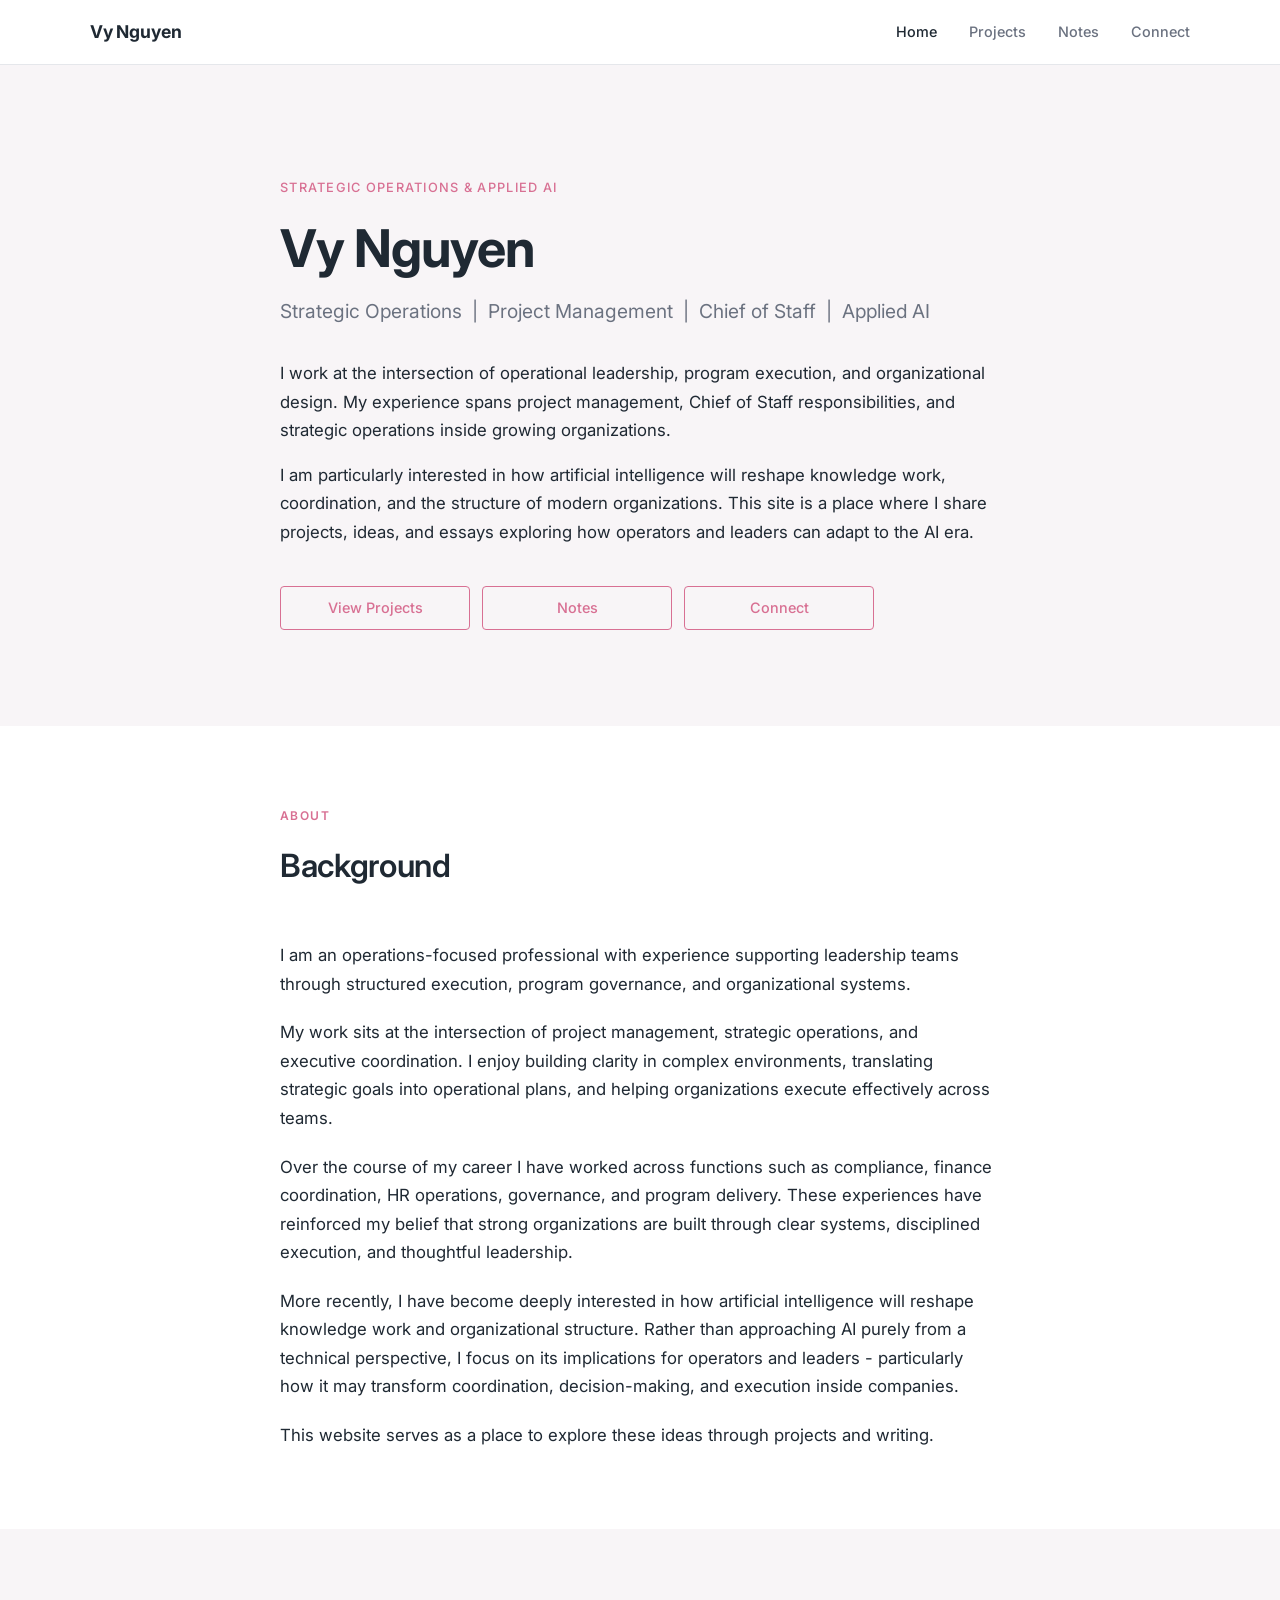
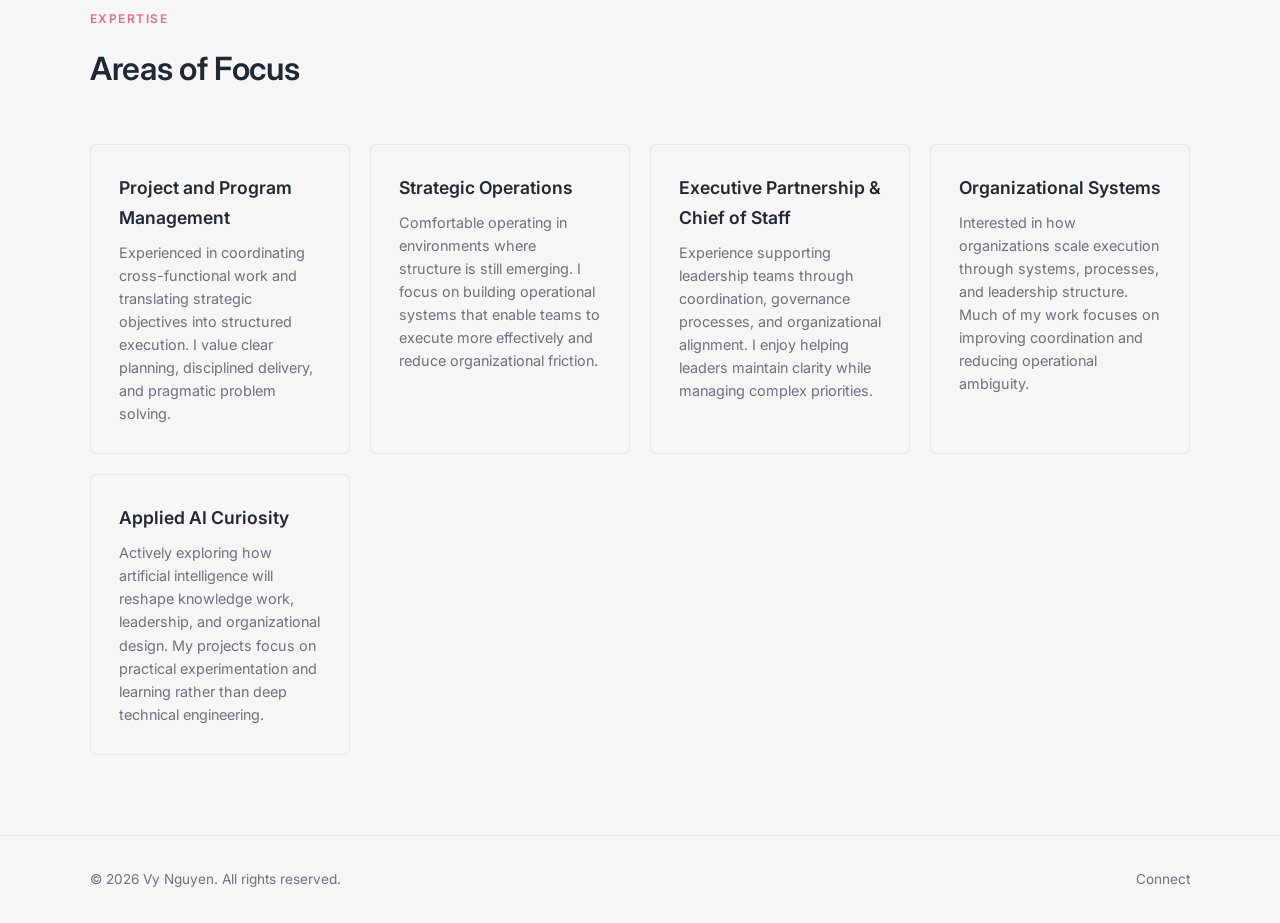
<file: index.html>
<!DOCTYPE html>
<html lang="en">
<head>
  <meta charset="UTF-8" />
  <meta name="viewport" content="width=device-width, initial-scale=1.0" />
  <meta name="description" content="Vy Nguyen - Strategic operations professional working at the intersection of project management, Chief of Staff leadership, and applied AI." />
  <title>Vy Nguyen</title>
  <link rel="preconnect" href="https://fonts.googleapis.com" />
  <link rel="preconnect" href="https://fonts.gstatic.com" crossorigin />
  <link href="https://fonts.googleapis.com/css2?family=Inter:wght@400;500;600;700&display=swap" rel="stylesheet" />
  <link rel="stylesheet" href="styles/global.css" />
</head>
<body>

  <!-- Header -->
  <header class="site-header">
    <div class="container">
      <a href="index.html" class="site-logo">Vy Nguyen</a>
      <nav>
        <ul class="site-nav">
          <li><a href="index.html" class="active">Home</a></li>
          <li><a href="projects.html">Projects</a></li>
          <li><a href="writing.html">Notes</a></li>
          <li><a href="contact.html">Connect</a></li>
        </ul>
      </nav>
    </div>
  </header>

  <main>

    <!-- Hero -->
    <section class="hero">
      <div class="container container--narrow">
        <p class="hero__eyebrow">Strategic Operations &amp; Applied AI</p>
        <h1 class="hero__name">Vy Nguyen</h1>
        <p class="hero__headline">Strategic Operations &nbsp;|&nbsp; Project Management &nbsp;|&nbsp; Chief of Staff &nbsp;|&nbsp; Applied AI</p>
        <div class="hero__statement">
          <p>I work at the intersection of operational leadership, program execution, and organizational design. My experience spans project management, Chief of Staff responsibilities, and strategic operations inside growing organizations.</p>
          <p>I am particularly interested in how artificial intelligence will reshape knowledge work, coordination, and the structure of modern organizations. This site is a place where I share projects, ideas, and essays exploring how operators and leaders can adapt to the AI era.</p>
        </div>
        <div class="hero__actions">
          <a href="projects.html" class="btn btn--outline btn--cta">View Projects</a>
          <a href="writing.html" class="btn btn--outline btn--cta">Notes</a>
          <a href="contact.html" class="btn btn--outline btn--cta">Connect</a>
        </div>
      </div>
    </section>

    <!-- About -->
    <section class="section section--alt">
      <div class="container container--narrow">
        <p class="section__label">About</p>
        <h2 class="section__heading">Background</h2>
        <div class="about__content">
          <p>I am an operations-focused professional with experience supporting leadership teams through structured execution, program governance, and organizational systems.</p>
          <p>My work sits at the intersection of project management, strategic operations, and executive coordination. I enjoy building clarity in complex environments, translating strategic goals into operational plans, and helping organizations execute effectively across teams.</p>
          <p>Over the course of my career I have worked across functions such as compliance, finance coordination, HR operations, governance, and program delivery. These experiences have reinforced my belief that strong organizations are built through clear systems, disciplined execution, and thoughtful leadership.</p>
          <p>More recently, I have become deeply interested in how artificial intelligence will reshape knowledge work and organizational structure. Rather than approaching AI purely from a technical perspective, I focus on its implications for operators and leaders - particularly how it may transform coordination, decision-making, and execution inside companies.</p>
          <p>This website serves as a place to explore these ideas through projects and writing.</p>
        </div>
      </div>
    </section>

    <!-- Expertise -->
    <section class="section">
      <div class="container">
        <p class="section__label">Expertise</p>
        <h2 class="section__heading">Areas of Focus</h2>
        <div class="cards-grid">

          <div class="card">
            <h3 class="card__title">Project and Program Management</h3>
            <p class="card__body">Experienced in coordinating cross-functional work and translating strategic objectives into structured execution. I value clear planning, disciplined delivery, and pragmatic problem solving.</p>
          </div>

          <div class="card">
            <h3 class="card__title">Strategic Operations</h3>
            <p class="card__body">Comfortable operating in environments where structure is still emerging. I focus on building operational systems that enable teams to execute more effectively and reduce organizational friction.</p>
          </div>

          <div class="card">
            <h3 class="card__title">Executive Partnership &amp; Chief of Staff</h3>
            <p class="card__body">Experience supporting leadership teams through coordination, governance processes, and organizational alignment. I enjoy helping leaders maintain clarity while managing complex priorities.</p>
          </div>

          <div class="card">
            <h3 class="card__title">Organizational Systems</h3>
            <p class="card__body">Interested in how organizations scale execution through systems, processes, and leadership structure. Much of my work focuses on improving coordination and reducing operational ambiguity.</p>
          </div>

          <div class="card">
            <h3 class="card__title">Applied AI Curiosity</h3>
            <p class="card__body">Actively exploring how artificial intelligence will reshape knowledge work, leadership, and organizational design. My projects focus on practical experimentation and learning rather than deep technical engineering.</p>
          </div>

        </div>
      </div>
    </section>

  </main>

  <!-- Footer -->
  <footer class="site-footer">
    <div class="container">
      <p>&copy; <script>document.write(new Date().getFullYear())</script> Vy Nguyen. All rights reserved.</p>
      <p><a href="contact.html">Connect</a></p>
    </div>
  </footer>

</body>
</html>
</file>
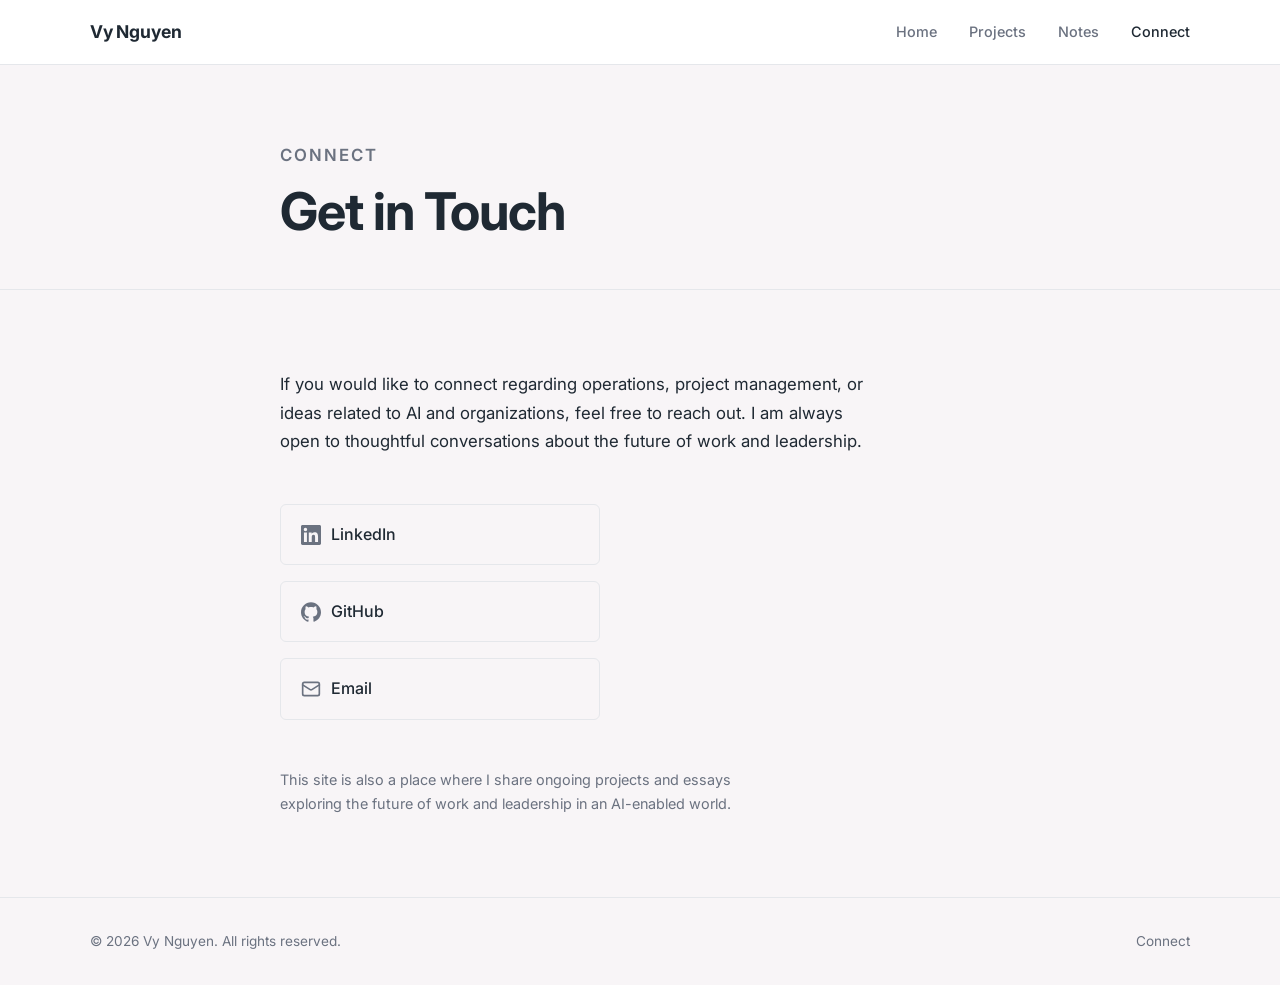
<file: contact.html>
<!DOCTYPE html>
<html lang="en">
<head>
  <meta charset="UTF-8" />
  <meta name="viewport" content="width=device-width, initial-scale=1.0" />
  <meta name="description" content="Connect with Vy Nguyen - strategic operations, project management, and applied AI." />
  <title>Connect | Vy Nguyen</title>
  <link rel="preconnect" href="https://fonts.googleapis.com" />
  <link rel="preconnect" href="https://fonts.gstatic.com" crossorigin />
  <link href="https://fonts.googleapis.com/css2?family=Inter:wght@400;500;600;700&display=swap" rel="stylesheet" />
  <link rel="stylesheet" href="styles/global.css" />
</head>
<body>

  <!-- Header -->
  <header class="site-header">
    <div class="container">
      <a href="index.html" class="site-logo">Vy Nguyen</a>
      <nav>
        <ul class="site-nav">
          <li><a href="index.html">Home</a></li>
          <li><a href="projects.html">Projects</a></li>
          <li><a href="writing.html">Notes</a></li>
          <li><a href="contact.html" class="active">Connect</a></li>
        </ul>
      </nav>
    </div>
  </header>

  <main>

    <!-- Page Hero -->
    <div class="page-hero">
      <div class="container container--narrow">
        <p class="page-hero__label">Connect</p>
        <h1>Get in Touch</h1>
      </div>
    </div>

    <div class="section">
      <div class="container container--narrow">

        <p class="contact-intro">If you would like to connect regarding operations, project management, or ideas related to AI and organizations, feel free to reach out. I am always open to thoughtful conversations about the future of work and leadership.</p>

        <div class="contact-links">

          <a href="https://www.linkedin.com/in/vydnguyen/" class="contact-link" target="_blank" rel="noopener noreferrer">
            <svg class="contact-link__icon" xmlns="http://www.w3.org/2000/svg" viewBox="0 0 24 24" fill="currentColor">
              <path d="M20.447 20.452h-3.554v-5.569c0-1.328-.027-3.037-1.852-3.037-1.853 0-2.136 1.445-2.136 2.939v5.667H9.351V9h3.414v1.561h.046c.477-.9 1.637-1.85 3.37-1.85 3.601 0 4.267 2.37 4.267 5.455v6.286zM5.337 7.433a2.062 2.062 0 0 1-2.063-2.065 2.064 2.064 0 1 1 2.063 2.065zm1.782 13.019H3.555V9h3.564v11.452zM22.225 0H1.771C.792 0 0 .774 0 1.729v20.542C0 23.227.792 24 1.771 24h20.451C23.2 24 24 23.227 24 22.271V1.729C24 .774 23.2 0 22.222 0h.003z"/>
            </svg>
            LinkedIn
          </a>

          <a href="https://github.com/vydhnguyen" class="contact-link" target="_blank" rel="noopener noreferrer">
            <svg class="contact-link__icon" xmlns="http://www.w3.org/2000/svg" viewBox="0 0 24 24" fill="currentColor">
              <path d="M12 .297c-6.63 0-12 5.373-12 12 0 5.303 3.438 9.8 8.205 11.385.6.113.82-.258.82-.577 0-.285-.01-1.04-.015-2.04-3.338.724-4.042-1.61-4.042-1.61C4.422 18.07 3.633 17.7 3.633 17.7c-1.087-.744.084-.729.084-.729 1.205.084 1.838 1.236 1.838 1.236 1.07 1.835 2.809 1.305 3.495.998.108-.776.417-1.305.76-1.605-2.665-.3-5.466-1.332-5.466-5.93 0-1.31.465-2.38 1.235-3.22-.135-.303-.54-1.523.105-3.176 0 0 1.005-.322 3.3 1.23.96-.267 1.98-.399 3-.405 1.02.006 2.04.138 3 .405 2.28-1.552 3.285-1.23 3.285-1.23.645 1.653.24 2.873.12 3.176.765.84 1.23 1.91 1.23 3.22 0 4.61-2.805 5.625-5.475 5.92.42.36.81 1.096.81 2.22 0 1.606-.015 2.896-.015 3.286 0 .315.21.69.825.57C20.565 22.092 24 17.592 24 12.297c0-6.627-5.373-12-12-12"/>
            </svg>
            GitHub
          </a>

          <a href="mailto:vydnguyen89@gmail.com" class="contact-link">
            <svg class="contact-link__icon" xmlns="http://www.w3.org/2000/svg" viewBox="0 0 24 24" fill="none" stroke="currentColor" stroke-width="2" stroke-linecap="round" stroke-linejoin="round">
              <rect width="20" height="16" x="2" y="4" rx="2"/>
              <path d="m22 7-8.97 5.7a1.94 1.94 0 0 1-2.06 0L2 7"/>
            </svg>
            Email
          </a>

        </div>

        <p class="contact-note">This site is also a place where I share ongoing projects and essays exploring the future of work and leadership in an AI-enabled world.</p>

      </div>
    </div>

  </main>

  <!-- Footer -->
  <footer class="site-footer">
    <div class="container">
      <p>&copy; <script>document.write(new Date().getFullYear())</script> Vy Nguyen. All rights reserved.</p>
      <p><a href="contact.html">Connect</a></p>
    </div>
  </footer>

</body>
</html>
</file>
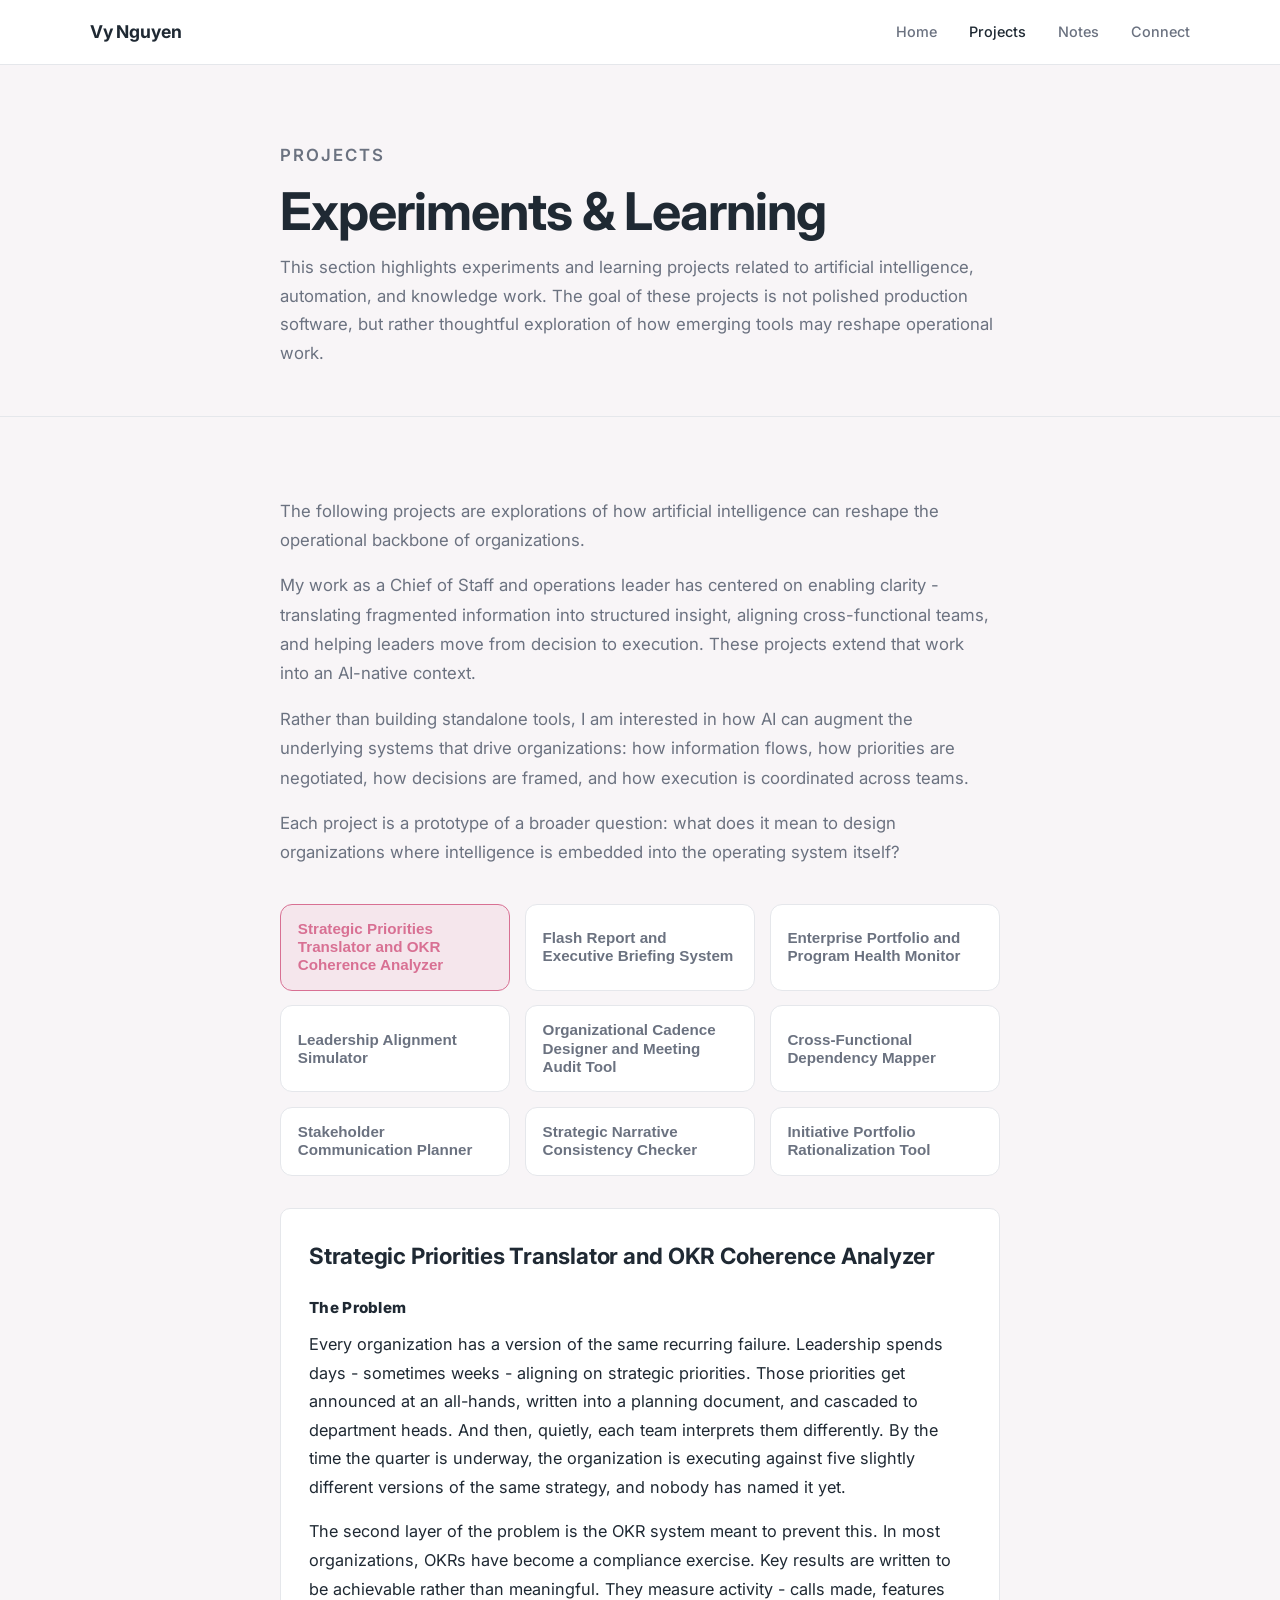
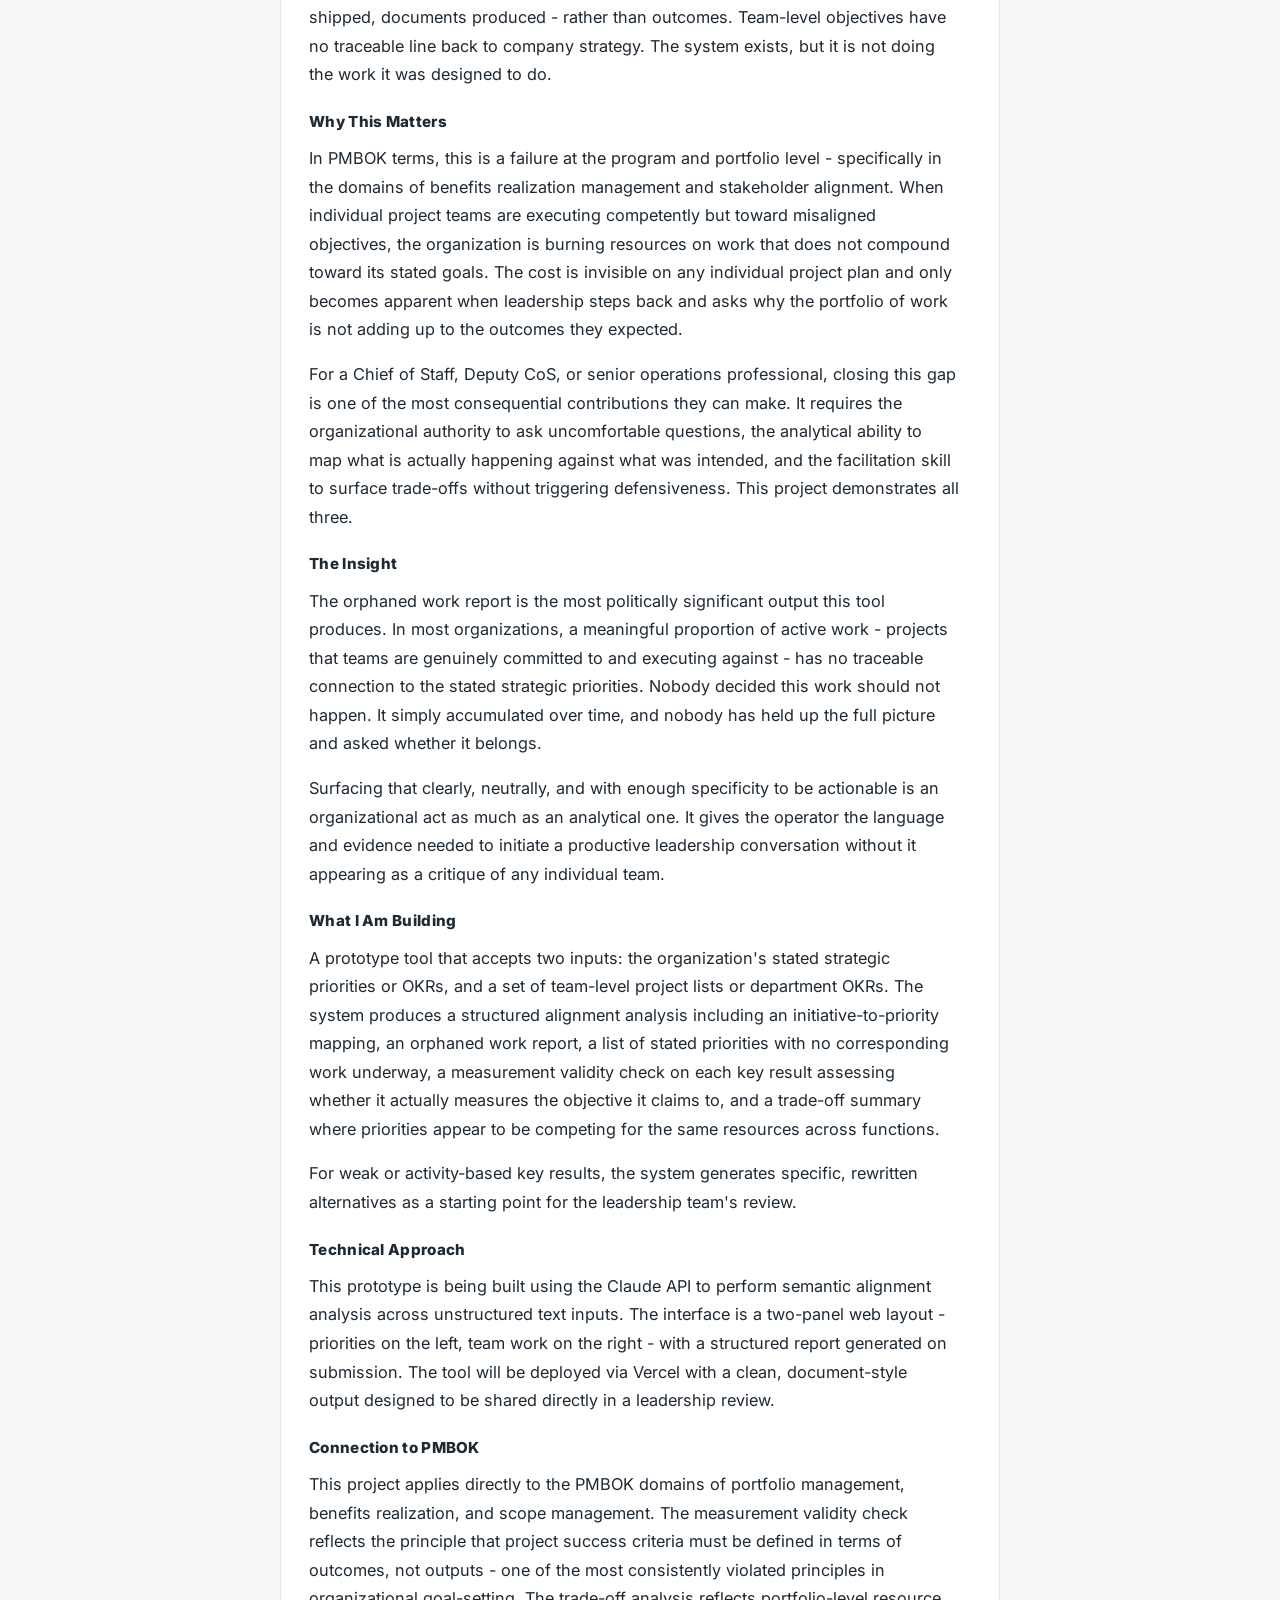
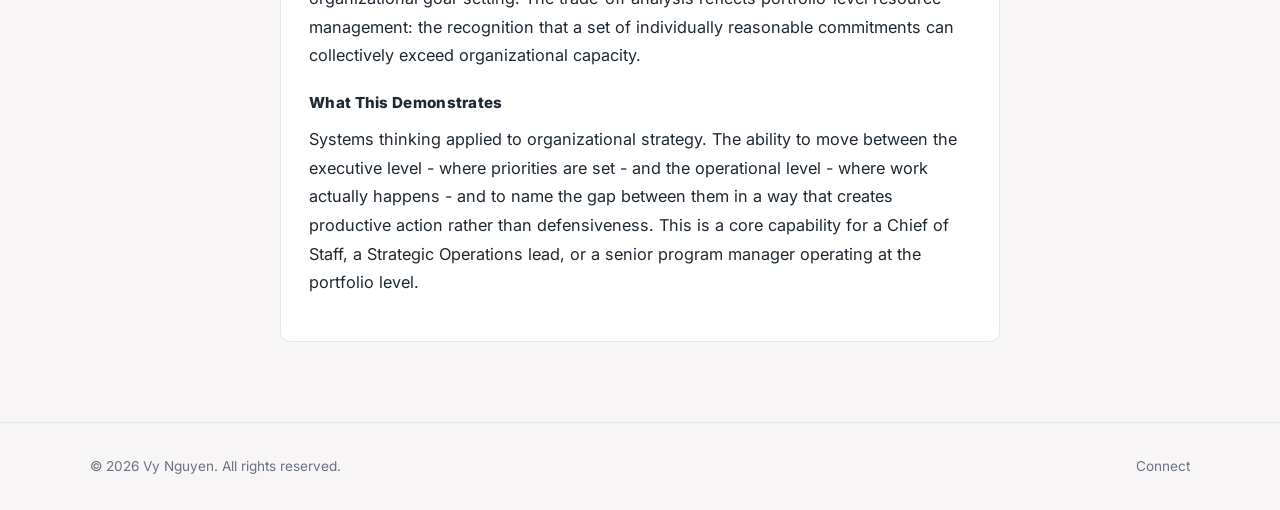
<file: projects.html>
<!DOCTYPE html>
<html lang="en">
<head>
  <meta charset="UTF-8" />
  <meta name="viewport" content="width=device-width, initial-scale=1.0" />
  <meta name="description" content="Projects - AI experiments and operational workflow explorations by Vy Nguyen." />
  <title>Projects | Vy Nguyen</title>
  <link rel="preconnect" href="https://fonts.googleapis.com" />
  <link rel="preconnect" href="https://fonts.gstatic.com" crossorigin />
  <link href="https://fonts.googleapis.com/css2?family=Inter:wght@400;500;600;700&display=swap" rel="stylesheet" />
  <link rel="stylesheet" href="styles/global.css" />
</head>
<body>

  <!-- Header -->
  <header class="site-header">
    <div class="container">
      <a href="index.html" class="site-logo">Vy Nguyen</a>
      <nav>
        <ul class="site-nav">
          <li><a href="index.html">Home</a></li>
          <li><a href="projects.html" class="active">Projects</a></li>
          <li><a href="writing.html">Notes</a></li>
          <li><a href="contact.html">Connect</a></li>
        </ul>
      </nav>
    </div>
  </header>

  <main>

    <!-- Page Hero -->
    <div class="page-hero">
      <div class="container container--narrow">
        <p class="page-hero__label">Projects</p>
        <h1>Experiments &amp; Learning</h1>
        <p>This section highlights experiments and learning projects related to artificial intelligence, automation, and knowledge work. The goal of these projects is not polished production software, but rather thoughtful exploration of how emerging tools may reshape operational work.</p>
      </div>
    </div>

    <!-- Projects List -->
    <div class="section">
      <div class="container container--narrow">
        <div class="projects-intro">
          <p>The following projects are explorations of how artificial intelligence can reshape the operational backbone of organizations.</p>
          <p>My work as a Chief of Staff and operations leader has centered on enabling clarity - translating fragmented information into structured insight, aligning cross-functional teams, and helping leaders move from decision to execution. These projects extend that work into an AI-native context.</p>
          <p>Rather than building standalone tools, I am interested in how AI can augment the underlying systems that drive organizations: how information flows, how priorities are negotiated, how decisions are framed, and how execution is coordinated across teams.</p>
          <p>Each project is a prototype of a broader question: what does it mean to design organizations where intelligence is embedded into the operating system itself?</p>
        </div>

        <div class="projects-layout" aria-label="Projects case study selection">
          <div class="projects-list" id="projectsList" aria-label="Project titles">
            <!-- Filled by JavaScript -->
          </div>

          <div class="projects-detail" id="projectsDetail" aria-live="polite">
            <!-- Filled by JavaScript -->
          </div>
        </div>

      </div>
    </div>

    <script>
      const projects = [
        {
          title: "Strategic Priorities Translator and OKR Coherence Analyzer",
          sections: [
            {
              heading: "The Problem",
              paragraphs: [
                "Every organization has a version of the same recurring failure. Leadership spends days - sometimes weeks - aligning on strategic priorities. Those priorities get announced at an all-hands, written into a planning document, and cascaded to department heads. And then, quietly, each team interprets them differently. By the time the quarter is underway, the organization is executing against five slightly different versions of the same strategy, and nobody has named it yet.",
                "The second layer of the problem is the OKR system meant to prevent this. In most organizations, OKRs have become a compliance exercise. Key results are written to be achievable rather than meaningful. They measure activity - calls made, features shipped, documents produced - rather than outcomes. Team-level objectives have no traceable line back to company strategy. The system exists, but it is not doing the work it was designed to do."
              ]
            },
            {
              heading: "Why This Matters",
              paragraphs: [
                "In PMBOK terms, this is a failure at the program and portfolio level - specifically in the domains of benefits realization management and stakeholder alignment. When individual project teams are executing competently but toward misaligned objectives, the organization is burning resources on work that does not compound toward its stated goals. The cost is invisible on any individual project plan and only becomes apparent when leadership steps back and asks why the portfolio of work is not adding up to the outcomes they expected.",
                "For a Chief of Staff, Deputy CoS, or senior operations professional, closing this gap is one of the most consequential contributions they can make. It requires the organizational authority to ask uncomfortable questions, the analytical ability to map what is actually happening against what was intended, and the facilitation skill to surface trade-offs without triggering defensiveness. This project demonstrates all three."
              ]
            },
            {
              heading: "The Insight",
              paragraphs: [
                "The orphaned work report is the most politically significant output this tool produces. In most organizations, a meaningful proportion of active work - projects that teams are genuinely committed to and executing against - has no traceable connection to the stated strategic priorities. Nobody decided this work should not happen. It simply accumulated over time, and nobody has held up the full picture and asked whether it belongs.",
                "Surfacing that clearly, neutrally, and with enough specificity to be actionable is an organizational act as much as an analytical one. It gives the operator the language and evidence needed to initiate a productive leadership conversation without it appearing as a critique of any individual team."
              ]
            },
            {
              heading: "What I Am Building",
              paragraphs: [
                "A prototype tool that accepts two inputs: the organization's stated strategic priorities or OKRs, and a set of team-level project lists or department OKRs. The system produces a structured alignment analysis including an initiative-to-priority mapping, an orphaned work report, a list of stated priorities with no corresponding work underway, a measurement validity check on each key result assessing whether it actually measures the objective it claims to, and a trade-off summary where priorities appear to be competing for the same resources across functions.",
                "For weak or activity-based key results, the system generates specific, rewritten alternatives as a starting point for the leadership team's review."
              ]
            },
            {
              heading: "Technical Approach",
              paragraphs: [
                "This prototype is being built using the Claude API to perform semantic alignment analysis across unstructured text inputs. The interface is a two-panel web layout - priorities on the left, team work on the right - with a structured report generated on submission. The tool will be deployed via Vercel with a clean, document-style output designed to be shared directly in a leadership review."
              ]
            },
            {
              heading: "Connection to PMBOK",
              paragraphs: [
                "This project applies directly to the PMBOK domains of portfolio management, benefits realization, and scope management. The measurement validity check reflects the principle that project success criteria must be defined in terms of outcomes, not outputs - one of the most consistently violated principles in organizational goal-setting. The trade-off analysis reflects portfolio-level resource management: the recognition that a set of individually reasonable commitments can collectively exceed organizational capacity."
              ]
            },
            {
              heading: "What This Demonstrates",
              paragraphs: [
                "Systems thinking applied to organizational strategy. The ability to move between the executive level - where priorities are set - and the operational level - where work actually happens - and to name the gap between them in a way that creates productive action rather than defensiveness. This is a core capability for a Chief of Staff, a Strategic Operations lead, or a senior program manager operating at the portfolio level."
              ]
            }
          ]
        },
        {
          title: "Flash Report and Executive Briefing System",
          sections: [
            {
              heading: "The Problem",
              paragraphs: [
                "Every week, in organizations of every size, the same scene plays out. Department heads write their updates in isolation. Metrics are pulled from different sources using different methodologies. Narratives are crafted to present each team's work in the most favorable light. The Chief of Staff or operations lead assembles these inputs into a single document and sends it to leadership - and nobody in that process has systematically checked whether the story one team is telling is consistent with the data another team is reporting.",
                "The result is a flash report that looks complete but is not coherent. Leadership reads it, forms impressions, and walks into board meetings or leadership reviews with a picture of the organization that has quiet contradictions built into it. The contradictions surface eventually - usually at the worst possible moment."
              ]
            },
            {
              heading: "Why This Matters",
              paragraphs: [
                "The flash report is one of the most operationally important artifacts a Chief of Staff manages. It is not simply a reporting document. It is the primary mechanism through which the CEO, leadership team, and board maintain a shared understanding of organizational performance. When it is done well, it creates alignment. When it is done poorly, it creates the illusion of alignment while masking divergence.",
                "Managing this reporting channel - determining which metrics matter, working with the CEO to define what gets reported and at what frequency, consolidating inputs from across the executive team, and preparing leadership for the questions those inputs will generate - is one of the most complex and judgment-intensive responsibilities of the role. It sits at the intersection of information architecture, executive communication, and organizational governance."
              ]
            },
            {
              heading: "The Insight",
              paragraphs: [
                "The highest-value output of this system is not the summary - it is the preparation it enables. A well-constructed executive briefing arms the CEO and CFO to walk into a board meeting knowing which questions are coming and having already thought through the answers. The divergence detection between team narratives is what makes this possible: when one team's data tells a different story than another team's narrative, that tension needs to be resolved before the board meeting, not during it.",
                "The question generator - surfacing what the CEO or board should be asking based on what is present, missing, or ambiguous in the submitted data - is the feature that most directly reflects the Chief of Staff's function as an executive thought partner."
              ]
            },
            {
              heading: "What I Am Building",
              paragraphs: [
                "A prototype system that accepts cross-functional inputs from multiple department updates, KPI figures, and written executive narratives. The system will generate a tiered briefing: a concise executive summary, a structured body covering key signals by function, cross-functional implications, and decisions required, a consistency check that flags where metrics and narratives diverge across teams, and a pre-built question set surfacing what the CEO or board should be asking based on gaps or ambiguities in the submitted data.",
                "The output will be formatted in two versions: a detailed operational brief for the Chief of Staff's own preparation, and a cleaner executive version ready for distribution to the leadership team or board."
              ]
            },
            {
              heading: "Technical Approach",
              paragraphs: [
                "This prototype is being built using the Claude API to perform cross-functional consistency analysis across multiple text and data inputs simultaneously. The interface will allow users to paste inputs from multiple departments in a structured format, with the system detecting divergence across submissions rather than simply summarizing each one in isolation. The tool will be deployed via Vercel with two distinct output formats designed for different distribution contexts."
              ]
            },
            {
              heading: "Connection to PMBOK",
              paragraphs: [
                "This project reflects the PMBOK knowledge areas of communications management and stakeholder engagement - specifically the principle that different stakeholders require information at different levels of detail, formatted for different decision-making contexts. The consistency check applies the PMBOK concept of integrated change control at the reporting level: ensuring that changes in one functional area are reflected coherently across the broader organizational picture before that picture is presented to governance bodies."
              ]
            },
            {
              heading: "What This Demonstrates",
              paragraphs: [
                "The ability to design and operate the information architecture that keeps leadership teams informed and aligned. This is a capability that is relevant across Chief of Staff, COO support, Strategic Operations, and senior project management roles - anywhere that a professional is responsible for ensuring the right information reaches the right people in the right format at the right time."
              ]
            }
          ]
        }
        ,
        {
          title: "Enterprise Portfolio and Program Health Monitor",
          sections: [
            {
              heading: "The Problem",
              paragraphs: [
                "In a scaling organization, the gap between project management and portfolio management is where strategic commitments quietly go unmet. Individual project managers track their own workstreams with discipline. Department heads have clear visibility into their own teams. But no one holds the consolidated view - which initiatives are on track across the full portfolio, where blockers are concentrating across multiple workstreams simultaneously, and whether the aggregate set of organizational commitments is achievable given current capacity and pace.",
                "The consequence is predictable. Initiatives that appear healthy in isolation are quietly blocked by a shared dependency that nobody has named at the portfolio level. Resource constraints that show up as individual project delays are actually a portfolio-wide capacity problem that requires a different kind of intervention. The organization keeps reporting green on individual projects while the portfolio drifts from its commitments."
              ]
            },
            {
              heading: "Why This Matters",
              paragraphs: [
                "This is the core problem that formal program and portfolio management disciplines exist to solve - and it is the problem that a PMP-certified professional operating in a Chief of Staff, Strategic Operations, or senior program management role is uniquely positioned to address. The PMBOK framework distinguishes explicitly between managing individual projects and governing a portfolio of interdependent initiatives: the latter requires a different set of skills, a different vantage point, and a different set of tools.",
                "In most scaling companies, this function is not formally staffed. The Chief of Staff or a senior operations professional absorbs it by necessity - often without the infrastructure to do it well. This project is a demonstration of what that infrastructure could look like."
              ]
            },
            {
              heading: "The Insight",
              paragraphs: [
                "The blocker concentration analysis is the most operationally valuable output this system produces. In most organizations, the same two or three teams, decision-makers, or dependency points are responsible for a disproportionate share of cross-portfolio friction. Individual project managers each see their own blocker in isolation. Nobody is aggregating the pattern. A program-level operator who surfaces that concentration - and brings it to a leadership conversation as a systemic issue rather than a sequence of individual project complaints - changes how the organization actually responds.",
                "The three-audience output structure reflects an equally important insight: the same portfolio data needs to be framed differently depending on who is in the room and what decisions they are being asked to make. A CoS or program manager who handles that translation fluently - operational detail for their own use, synthesized summary for the leadership team, narrative-level overview for the board - is performing a communication architecture function that is as valuable as the analysis itself."
              ]
            },
            {
              heading: "What I Am Building",
              paragraphs: [
                "A prototype system that accepts a portfolio of active initiatives across the organization - each with a description, owner, current status, key milestones, cross-initiative dependencies, and known blockers. The system will generate a portfolio-wide health assessment: a consolidated progress summary, a blocker concentration analysis identifying which teams or dependencies are creating friction across multiple workstreams, a risk escalation map flagging initiatives at highest risk of missing commitments, and a cross-initiative dependency view showing where one stalled workstream is creating downstream exposure for others.",
                "The system will generate three distinct output formats from the same underlying data: a detailed operational brief for the program manager or CoS, a consolidated summary for the weekly leadership meeting, and a higher-level narrative for board or investor reporting."
              ]
            },
            {
              heading: "Technical Approach",
              paragraphs: [
                "This prototype is being built using the Claude API to perform cross-initiative dependency and risk analysis across multiple unstructured project inputs. The interface will allow users to input five to fifteen initiative summaries with status and blocker notes, with the system performing portfolio-level pattern recognition rather than simply summarizing each submission. The tool will be deployed via Vercel with three switchable output formats designed for different audience contexts."
              ]
            },
            {
              heading: "Connection to PMBOK",
              paragraphs: [
                "This project is a direct application of PMBOK's portfolio management domain - specifically the processes of portfolio performance management, risk management at the program level, and benefits realization tracking. The blocker concentration analysis reflects the PMBOK principle of integrated portfolio oversight: the recognition that risks and constraints must be assessed not just at the project level but in terms of their cumulative effect across the portfolio. The three-audience output structure reflects the PMBOK stakeholder communication principle that reporting must be calibrated to the information needs and decision-making authority of each audience."
              ]
            },
            {
              heading: "What This Demonstrates",
              paragraphs: [
                "Portfolio-level thinking grounded in formal program management methodology. The ability to hold a cross-functional, multi-initiative view of organizational execution and translate that view into actionable insight for different levels of leadership. This is a capability that is directly relevant to Chief of Staff, COO support, Strategic Operations, and senior program management roles - and one that a PMP certification, combined with practical organizational experience, makes uniquely credible to demonstrate."
              ]
            }
          ]
        },
        {
          title: "Leadership Alignment Simulator",
          sections: [
            {
              heading: "The Problem",
              paragraphs: [
                "Leadership misalignment is one of the most damaging and least visible organizational conditions a company can experience. It rarely announces itself directly. Instead, it surfaces as decisions that take longer than they should, initiatives that stall without a clear reason, and a persistent sense that the leadership team is not quite pulling in the same direction - even when everyone appears to agree in the meeting.",
                "The underlying cause is almost never bad intent. It is the reality that functional leaders carry different mental models of what success looks like, operate with different time horizons, and are accountable to different incentive structures. A Chief Revenue Officer and a Chief Product Officer can attend the same strategy meeting, hear the same priorities, and leave with genuinely different understandings of what was decided and what it means for their teams."
              ]
            },
            {
              heading: "Why This Matters",
              paragraphs: [
                "One of the most delicate and high-value functions of a Chief of Staff is to identify and resolve these misalignments before they reach the broader organization. This work typically happens through careful listening, private conversations, and skilled facilitation across the leadership team. The diagnostic capability, however, is almost never systematic - it lives in the CoS's head, dependent on their relationship access and pattern recognition, and it leaves with them when they do.",
                "For a senior operations professional or Deputy CoS building toward this function, the ability to structure and systematize this diagnostic - to move from sensing tension between two leaders to identifying specifically where their mental models diverge and what a path toward convergence looks like - is a significant step up in operational sophistication."
              ]
            },
            {
              heading: "The Insight",
              paragraphs: [
                "The most valuable output this system produces is the identification of surface agreement masking real tension. This is the organizational pattern that does the most quiet damage: the leadership meeting where everyone says yes and nothing moves afterward. The yes is genuine in the moment - nobody is being dishonest. But the underlying assumptions about what the yes means, what resources it implies, and whose priorities it advances are different for each person in the room.",
                "A Chief of Staff or operations professional who can surface that pattern - and frame it as a structural issue rather than a personality conflict - is performing one of the most sophisticated acts of organizational stewardship. This tool structures that diagnostic in a way that makes it repeatable and less dependent on any single person's political instincts."
              ]
            },
            {
              heading: "What I Am Building",
              paragraphs: [
                "A prototype system that accepts structured inputs representing the perspectives of two to four functional leaders on a shared organizational issue - drawn from stated priorities, recent communications, or a plain-text description of their known positions. The system will identify points of genuine alignment, areas where surface agreement conceals divergent assumptions, structural conflicts rooted in differing incentives or time horizons, and suggested paths toward convergence that the CoS or facilitator can bring to a structured leadership conversation.",
                "The output will include a synthesis narrative - a neutral framing of the alignment landscape that could be used to open a facilitated discussion - and a set of specific facilitation moves calibrated to the nature of the tension identified."
              ]
            },
            {
              heading: "Technical Approach",
              paragraphs: [
                "This prototype is being built using the Claude API to perform comparative perspective analysis across multiple leadership inputs simultaneously. The interface will accept structured text inputs for each leader's position, with the system performing alignment and tension analysis rather than simply summarizing each perspective independently. The tool will be deployed via Vercel with a clean, facilitator-ready output format."
              ]
            },
            {
              heading: "Connection to PMBOK",
              paragraphs: [
                "This project reflects the PMBOK knowledge areas of stakeholder engagement and communications management - specifically the processes of identifying stakeholder positions, assessing areas of potential conflict, and developing engagement strategies tailored to different stakeholder profiles. The facilitation move recommendations reflect the PMBOK principle that conflict resolution in project and program environments requires matching the intervention to the nature and source of the conflict, not applying a generic approach."
              ]
            },
            {
              heading: "What This Demonstrates",
              paragraphs: [
                "The ability to hold multiple leadership perspectives simultaneously, identify structural sources of misalignment, and develop a facilitated path toward convergence. This is a core capability for a Chief of Staff, Deputy CoS, or senior operations professional responsible for cross-functional alignment - and one that is genuinely difficult to demonstrate on a resume without a concrete artifact to point to."
              ]
            }
          ]
        },
        {
          title: "Organizational Cadence Designer and Meeting Audit Tool",
          sections: [
            {
              heading: "The Problem",
              paragraphs: [
                "In most organizations, the meeting structure was never designed - it accumulated. A weekly leadership meeting was added when the team reached a certain size. A monthly business review was introduced after a missed quarter. A daily standup appeared during a crisis and never went away. Each addition made sense in the moment. Collectively, they produce a calendar that is dense, redundant, and misaligned with how the organization actually needs to make decisions and share information.",
                "The consequence is twofold. Leadership time - the scarcest resource in any organization - is consumed by meetings that are not calibrated to the decisions those leaders need to make. And the organization loses the sense of rhythm and momentum that a well-designed cadence provides: the steady drumbeat of daily, weekly, monthly, and quarterly forums that creates alignment, surfaces problems early, and keeps strategic priorities visible across the organization."
              ]
            },
            {
              heading: "Why This Matters",
              paragraphs: [
                "Designing and maintaining the organizational cadence is one of the most operationally consequential responsibilities of a Chief of Staff. This means managing not just the scheduling logistics but the strategic intent behind each meeting type - ensuring that daily check-ins prepare the principal for the week, that weekly leadership meetings are structured around decisions rather than status updates, that monthly business reviews give leadership a genuine pulse on organizational health, and that quarterly all-hands and board meetings receive the preparation they require.",
                "When this cadence drifts - when meetings lose their distinct purpose, when agendas become catch-all, when the ratio of decision-making to status-reporting tips in the wrong direction - the whole operating system of the organization slows with it. Auditing and resetting the cadence is one of the most direct interventions a CoS or senior operations professional can make on organizational effectiveness."
              ]
            },
            {
              heading: "The Insight",
              paragraphs: [
                "Most efforts to improve meeting culture focus on reducing volume. The more consequential question is composition. A leadership calendar weighted toward status updates reflects a team that has become operational rather than strategic - and that shift rarely announces itself. Leaders do not decide to become operational; they drift there, meeting by meeting, as the calendar fills with forums that report progress rather than drive decisions.",
                "Combining an audit function - diagnosing the current state - with a design function - recommending what the cadence should look like - in a single tool allows an operator to move immediately from diagnosis to prescription, with a concrete recommendation ready to bring to the CEO."
              ]
            },
            {
              heading: "What I Am Building",
              paragraphs: [
                "A two-mode prototype tool. In audit mode, users will describe their current meeting structure - or paste a representative week's calendar - and the system will categorize each meeting by type: decision-making, status reporting, cross-functional coordination, relationship-building, or ceremonial. It will produce a time portfolio showing the composition of leadership time, a strategic alignment assessment, and specific recommendations for meetings that should be restructured, combined, or retired.",
                "In design mode, users will describe their organization's stage, team structure, coordination challenges, and key decision rhythms. The system will recommend a full cadence covering daily, weekly, monthly, and quarterly forums - with suggested agendas, facilitation notes, participant sets, and a set of common anti-patterns to avoid at each level."
              ]
            },
            {
              heading: "Technical Approach",
              paragraphs: [
                "This prototype is being built using the Claude API to perform meeting classification and cadence analysis from unstructured text inputs. The two-mode interface will allow users to move between audit and design functions within the same session. The tool will be deployed via Vercel with a clean, shareable report output designed to be presented directly in a CoS-to-CEO conversation."
              ]
            },
            {
              heading: "Connection to PMBOK",
              paragraphs: [
                "This project reflects the PMBOK knowledge areas of communications management and stakeholder engagement - specifically the processes of planning communications based on stakeholder information needs and designing governance structures that support effective decision-making. The distinction between decision-making meetings and status-reporting meetings maps directly to the PMBOK concept of separating governance forums from operational forums - a principle that is well-established in program management but rarely applied systematically at the organizational level."
              ]
            },
            {
              heading: "What This Demonstrates",
              paragraphs: [
                "The ability to think about organizational rhythm as a designed system rather than an inherited default. This is a capability that is directly relevant to Chief of Staff, COO support, and senior operations roles - and one that speaks to a level of organizational design thinking that goes beyond scheduling and coordination into the structural conditions that enable good decision-making."
              ]
            }
          ]
        },
        {
          title: "Cross-Functional Dependency Mapper",
          sections: [
            {
              heading: "The Problem",
              paragraphs: [
                "The most consistent failure mode in cross-functional execution is not poor performance within individual teams. It is the dependencies between teams that nobody has explicitly named. Team A is waiting on a decision from Team B that Team B does not know they are responsible for making. Team C's timeline is built on an assumption about Team D's delivery that Team D has never confirmed. These constraints are real, consequential, and largely invisible - until they have already produced a delay, a missed commitment, or a frustrated conversation in a leadership meeting about why a critical initiative has stalled.",
                "The challenge is structural, not motivational. Teams are accountable for their own workstreams. Nobody is formally accountable for the white space between them. That white space is where cross-functional projects break down."
              ]
            },
            {
              heading: "Why This Matters",
              paragraphs: [
                "Cross-functional orchestration is one of the defining responsibilities of a Chief of Staff, a program manager, or a senior operations professional. The ability to see across team boundaries - to identify the handoffs, the shared assumptions, the unresolved questions that span multiple workstreams - and to surface those dependencies before they become blockers is one of the most valuable contributions an operator at this level can make.",
                "In PMBOK terms, dependency management is a core process within schedule management and integration management. At the program level, it extends beyond individual project timelines into the mapping of inter-project relationships and the active management of shared constraints. This project applies that discipline to the organizational reality of how cross-functional work actually gets coordinated in a scaling company."
              ]
            },
            {
              heading: "The Insight",
              paragraphs: [
                "The distinction between explicit and implicit dependencies is the analytical core of this tool. Explicit dependencies - named handoffs, stated blockers, formally agreed sequencing - get tracked, because they have been acknowledged by both parties. Implicit dependencies - where one team's work will constrain another's, even though neither team has named that relationship - are where projects actually break down. They are invisible on any individual project plan and only become visible once they have already caused a delay.",
                "A program manager or CoS who can surface implicit dependencies before they become explicit blockers is operating proactively rather than reactively. That shift - from dependency firefighter to dependency architect - is one of the clearest expressions of program management sophistication."
              ]
            },
            {
              heading: "What I Am Building",
              paragraphs: [
                "A prototype system that accepts project descriptions or status updates from multiple teams - typically three to five - and performs a dependency analysis across all submissions simultaneously. The system will identify explicit dependencies (named handoffs and stated blockers), implicit dependencies (inferred constraints based on the nature and sequencing of the work described), critical path exposure (which teams sit at the intersection of the most dependencies), areas of unclear ownership, and a ranked list of coordination risks with suggested resolution actions and recommended touchpoints."
              ]
            },
            {
              heading: "Technical Approach",
              paragraphs: [
                "This prototype is being built using the Claude API to perform cross-team dependency inference from unstructured project descriptions. The system will analyze multiple team briefs simultaneously rather than summarizing each in isolation, enabling it to surface relationships that are not visible in any single team's submission. The tool will be deployed via Vercel with a clean dependency matrix output and a prioritized risk register formatted for a program review or leadership discussion."
              ]
            },
            {
              heading: "Connection to PMBOK",
              paragraphs: [
                "This project is a direct application of PMBOK's schedule management and integration management knowledge areas - specifically the processes of defining activity dependencies, identifying the critical path, and managing inter-project interfaces at the program level. The distinction between explicit and implicit dependencies maps to the PMBOK concepts of mandatory, discretionary, and external dependencies. The risk ranking output reflects the PMBOK risk management process of qualitative risk assessment applied to dependency exposure."
              ]
            },
            {
              heading: "What This Demonstrates",
              paragraphs: [
                "Program-level thinking applied to cross-functional execution. The ability to see across team boundaries, surface the constraints that no individual team can see from their own vantage point, and structure that analysis in a way that creates productive action. This is a core capability for a Chief of Staff, program manager, or senior operations professional - and one that a PMP certification makes particularly credible to demonstrate."
              ]
            }
          ]
        },
        {
          title: "Stakeholder Communication Planner",
          sections: [
            {
              heading: "The Problem",
              paragraphs: [
                "In change management and project execution, communication is almost always treated as an afterthought. The strategy gets decided, the implementation plan gets built, and then - usually in the final days before launch - someone asks who needs to be told and what they need to hear. The result is messages that go out too late, to the wrong audiences, at the wrong level of detail. Affected stakeholders feel surprised. Teams feel unheard. Resistance builds that structured planning could have prevented.",
                "The deeper problem is that most communication planning stops at the message. It defines what to say but does not prepare communicators for what comes back. The first question from a skeptical stakeholder exposes the plan's fragility - and by then, the communication has already done damage that is difficult to undo."
              ]
            },
            {
              heading: "Why This Matters",
              paragraphs: [
                "Stakeholder communication is one of the most consistently underdeveloped capabilities in operational leadership. A Chief of Staff, operations lead, or program manager who can design a communication architecture - not just a message, but a full plan covering audience segmentation, channel selection, timing sequencing, and anticipatory response preparation - is adding a layer of organizational sophistication that most execution plans lack.",
                "In change management and program delivery contexts, communication failure is one of the primary causes of initiative failure. Not because the strategy was wrong, but because the people affected by it never received the right information at the right time in the right format from the right person. Structured communication planning is one of the most direct interventions available to prevent that outcome."
              ]
            },
            {
              heading: "The Insight",
              paragraphs: [
                "The pre-built FAQ is the highest-value output this tool produces. Most communication plans tell communicators what to say. They offer no preparation for the response. A plan that anticipates the likely objections, concerns, and questions from each stakeholder group - and arms the communicator with thoughtful, honest responses before those questions are asked - is addressing the harder, more human dimension of organizational change.",
                "The second insight is sequencing. Who hears about a change first, and in what context, shapes how every subsequent conversation goes. A stakeholder who learns about a significant change from a rumor rather than from their direct leader will process it differently - regardless of what the official communication says. This tool makes sequencing a deliberate, structured decision rather than an afterthought."
              ]
            },
            {
              heading: "What I Am Building",
              paragraphs: [
                "A prototype system that accepts a structured description of the change being communicated, the stakeholder groups affected with their likely concerns and relationship to the change, the timeline and key milestones, and any known sensitivities. The system will generate a full communication plan: a stakeholder matrix with influence and impact assessments, audience-specific messages calibrated by level of detail and tone, channel and timing recommendations aligned to the organizational cadence, a sequencing plan for who hears what and in what order, and a pre-built FAQ that addresses the anticipated concerns of each stakeholder group before they become active objections."
              ]
            },
            {
              heading: "Technical Approach",
              paragraphs: [
                "This prototype is being built using the Claude API to perform stakeholder analysis and communication architecture generation from structured text inputs. The interface will guide users through a structured intake process designed to surface the information needed for a complete communication plan. The tool will be deployed via Vercel with a clean, exportable output formatted for immediate use in a project or change management context."
              ]
            },
            {
              heading: "Connection to PMBOK",
              paragraphs: [
                "This project is a direct application of the PMBOK communications management knowledge area - specifically the processes of planning communications management, managing communications, and monitoring communications effectiveness. The stakeholder matrix reflects the PMBOK stakeholder engagement assessment matrix. The sequencing plan reflects the PMBOK principle that communication timing and channel selection are as strategically significant as message content. The pre-built FAQ reflects the PMBOK risk response planning process applied to stakeholder resistance."
              ]
            },
            {
              heading: "What This Demonstrates",
              paragraphs: [
                "The ability to design a communication architecture that is calibrated to the organizational context, the stakeholder landscape, and the human dynamics of change. This is a capability that is directly relevant to Chief of Staff, program management, change management, and senior operations roles - and one that speaks to a practitioner who understands that execution success depends as much on how a change is communicated as on how it is designed."
              ]
            }
          ]
        },
        {
          title: "Strategic Narrative Consistency Checker",
          sections: [
            {
              heading: "The Problem",
              paragraphs: [
                "As organizations evolve, their narratives drift. The investor deck was written eighteen months ago and reflects a strategic position the company has since moved on from. The website was updated by the marketing team in response to a product launch. The all-hands talking points were revised after a difficult quarter. The job descriptions were written by individual hiring managers with their own framing of what the company does and where it is going.",
                "No single person is being dishonest. The narratives have simply evolved at different speeds across different surfaces, shaped by different authors, different audiences, and different moments in the company's history. The result is an organization whose external and internal communications tell subtly different stories - and nobody is holding the center."
              ]
            },
            {
              heading: "Why This Matters",
              paragraphs: [
                "Narrative consistency is a governance function as much as a communications function. When the story a company tells about itself is coherent across all surfaces - from board materials to product positioning to the language used in hiring - it creates trust with investors, customers, prospective employees, and the existing team. When it is fragmented, that fragmentation creates a quiet but persistent erosion of confidence in leadership clarity.",
                "For a Chief of Staff or senior operations professional, maintaining narrative coherence across surfaces is one of the less visible but more consequential aspects of the role. It requires organizational access to review materials across functions, editorial judgment to identify meaningful inconsistencies, and the relational credibility to facilitate a reconciliation process without appearing to impose a top-down message."
              ]
            },
            {
              heading: "The Insight",
              paragraphs: [
                "Job descriptions are the most revealing artifact in a narrative consistency audit. They reflect what the organization actually believes it needs at a given moment - the skills it is prioritizing, the problems it is trying to solve, the culture it is trying to build. And they almost always tell a different story than the official strategic narrative. A company whose investor materials describe a product-led growth strategy but whose engineering job descriptions are all for enterprise integration work is showing its real priorities more clearly in its hiring than in its pitch.",
                "Including job descriptions in a narrative audit - alongside investor materials, website copy, and all-hands communications - is a diagnostic move that only someone who has done this work at close range would think to make."
              ]
            },
            {
              heading: "What I Am Building",
              paragraphs: [
                "A prototype system that accepts multiple narrative artifacts from across an organization - investor memos, product overviews, all-hands talking points, website copy, executive communications, and job descriptions. The system will perform a cross-document consistency analysis, identifying divergences in positioning, terminology, stated priorities, and implied audience across all submitted materials. It will produce a side-by-side inconsistency report and a synthesized narrative framework - a source-of-truth document that reconciles the divergent threads and could serve as a master reference for the organization's communications going forward."
              ]
            },
            {
              heading: "Technical Approach",
              paragraphs: [
                "This prototype is being built using the Claude API to perform cross-document semantic consistency analysis across multiple unstructured text inputs. The system will analyze all submitted materials simultaneously rather than summarizing each in isolation, enabling it to surface inconsistencies that are only visible in comparison. The tool will be deployed via Vercel with a clean inconsistency report output and a synthesized narrative framework formatted for review by a CoS or communications lead."
              ]
            },
            {
              heading: "Connection to PMBOK",
              paragraphs: [
                "This project reflects the PMBOK knowledge areas of communications management and stakeholder engagement - specifically the principle that organizational communications must be consistent across stakeholder groups and aligned with the project or program's stated objectives and scope. Applied at the organizational level, this maps to the governance function of ensuring that the narrative presented to different stakeholder groups - investors, employees, customers, and prospective hires - is coherent, current, and aligned with the organization's actual strategic direction."
              ]
            },
            {
              heading: "What This Demonstrates",
              paragraphs: [
                "The ability to hold the full organizational narrative in view across multiple surfaces simultaneously - and to identify the divergences that create strategic ambiguity. This is a capability that is directly relevant to Chief of Staff, strategic communications, and senior operations roles. Combined with the analytical rigor of building a working tool to perform this analysis, it signals the kind of organizational awareness that is difficult to demonstrate through a resume alone."
              ]
            }
          ]
        },
        {
          title: "Initiative Portfolio Rationalization Tool",
          sections: [
            {
              heading: "The Problem",
              paragraphs: [
                "Organizational ambition compounds faster than organizational capacity. A new initiative gets added in response to a market opportunity. Another follows a leadership priority. A third emerges from a board suggestion. Each addition is defensible in isolation. Collectively, they produce a portfolio of active initiatives that exceeds what the organization can execute well - without anyone having made that trade-off explicitly.",
                "The problem is not the presence of ambitious ideas. It is the absence of a structured mechanism to make the cumulative cost of those ideas visible. Without that visibility, every initiative appears equally funded, equally resourced, and equally likely to succeed - because nobody has put them all on the same page and asked what it would actually take to deliver them all."
              ]
            },
            {
              heading: "Why This Matters",
              paragraphs: [
                "One of the most important and politically sensitive functions of a Chief of Staff or senior operations professional is to create honest visibility into the full portfolio of active work and facilitate a genuine conversation about what the organization can realistically sustain. This is not a popular function. Every initiative has a sponsor. Every sponsor believes their initiative is the priority. The operator who surfaces the aggregate picture - clearly, neutrally, and with enough specificity to make the trade-offs undeniable - is doing something that changes how the organization allocates its most limited resource: focused execution capacity."
              ]
            },
            {
              heading: "The Insight",
              paragraphs: [
                "The most politically useful output is a clear picture of what saying yes to everything actually costs. Organizations rarely make explicit trade-offs because no one has assembled the full picture in one place. A Chief of Staff who can do that - neutrally, without appearing to advocate for any particular outcome - is performing one of the most valuable acts of organizational leadership. The tool's value is not in making the decision. It is in making the decision unavoidable."
              ]
            },
            {
              heading: "What I Am Building",
              paragraphs: [
                "A prototype system that accepts all active initiatives across the organization - each with a description, owner, resource requirements, and stated strategic rationale. The system will assess each initiative against the organization's stated strategic priorities, estimate cumulative resource demand relative to organizational capacity, identify redundant or overlapping efforts across teams, and produce a rationalization framework the CoS can use to facilitate a leadership conversation about focus and sequencing.",
                "The output will include initiatives assessed by strategic fit and resource efficiency, overlap and redundancy flags, and a prioritized set of recommendations formatted for a leadership discussion or planning offsite."
              ]
            },
            {
              heading: "Technical Approach",
              paragraphs: [
                "This prototype is being built using the Claude API to perform strategic fit assessment and portfolio-level resource analysis from unstructured initiative descriptions. The interface will allow users to upload or paste an initiative inventory, with the system performing cross-initiative analysis rather than evaluating each submission independently. The tool will be deployed via Vercel with a clean portfolio analysis output formatted for a leadership review."
              ]
            },
            {
              heading: "Connection to PMBOK",
              paragraphs: [
                "This project applies directly to the PMBOK portfolio management domain - specifically the processes of portfolio component selection, prioritization, and balancing. The resource demand estimation reflects the PMBOK principle of portfolio capacity management: the recognition that a portfolio must be balanced not just against strategic fit but against the organization's realistic capacity to execute. The overlap and redundancy analysis reflects the PMBOK integration management principle of identifying and resolving conflicts across portfolio components before they consume resources in parallel."
              ]
            },
            {
              heading: "What This Demonstrates",
              paragraphs: [
                "The ability to hold a portfolio-level view of organizational work and facilitate the difficult conversations that honest prioritization requires. This is a capability that is directly relevant to Chief of Staff, COO support, Strategic Operations, and senior program management roles - and one that requires both analytical rigor and the organizational judgment to know when and how to surface what the analysis reveals."
              ]
            }
          ]
        }
      ];

      // Render the detail panel for a given project index.
      function renderSection(section) {
        const heading = document.createElement("h3");
        heading.className = "projects-detail__section-heading";
        heading.textContent = section.heading;

        const fragment = document.createDocumentFragment();
        fragment.appendChild(heading);

        (section.paragraphs || []).forEach((text) => {
          const p = document.createElement("p");
          p.className = "projects-detail__paragraph";
          p.textContent = text;
          fragment.appendChild(p);
        });

        return fragment;
      }

      function renderProject(index) {
        const detail = document.getElementById("projectsDetail");
        const project = projects[index];
        if (!detail || !project) return;

        detail.classList.add("is-fading");
        window.setTimeout(() => {
          detail.innerHTML = "";

          const title = document.createElement("h2");
          title.className = "projects-detail__title";
          title.textContent = project.title;
          detail.appendChild(title);

          project.sections.forEach((section) => {
            detail.appendChild(renderSection(section));
          });

          detail.classList.remove("is-fading");
        }, 140);
      }

      function renderProjectList() {
        const list = document.getElementById("projectsList");
        if (!list) return;

        list.innerHTML = "";

        projects.forEach((project, index) => {
          const btn = document.createElement("button");
          btn.type = "button";
          btn.className = "projects-list__item";
          if (index === 0) btn.classList.add("is-active");
          btn.textContent = project.title;

          btn.addEventListener("click", () => {
            const active = list.querySelector(".projects-list__item.is-active");
            if (active) active.classList.remove("is-active");
            btn.classList.add("is-active");
            renderProject(index);
          });

          list.appendChild(btn);
        });
      }

      document.addEventListener("DOMContentLoaded", () => {
        renderProjectList();
        renderProject(0);
      });
    </script>
  </main>

  <!-- Footer -->
  <footer class="site-footer">
    <div class="container">
      <p>&copy; <script>document.write(new Date().getFullYear())</script> Vy Nguyen. All rights reserved.</p>
      <p><a href="contact.html">Connect</a></p>
    </div>
  </footer>

</body>
</html>
</file>
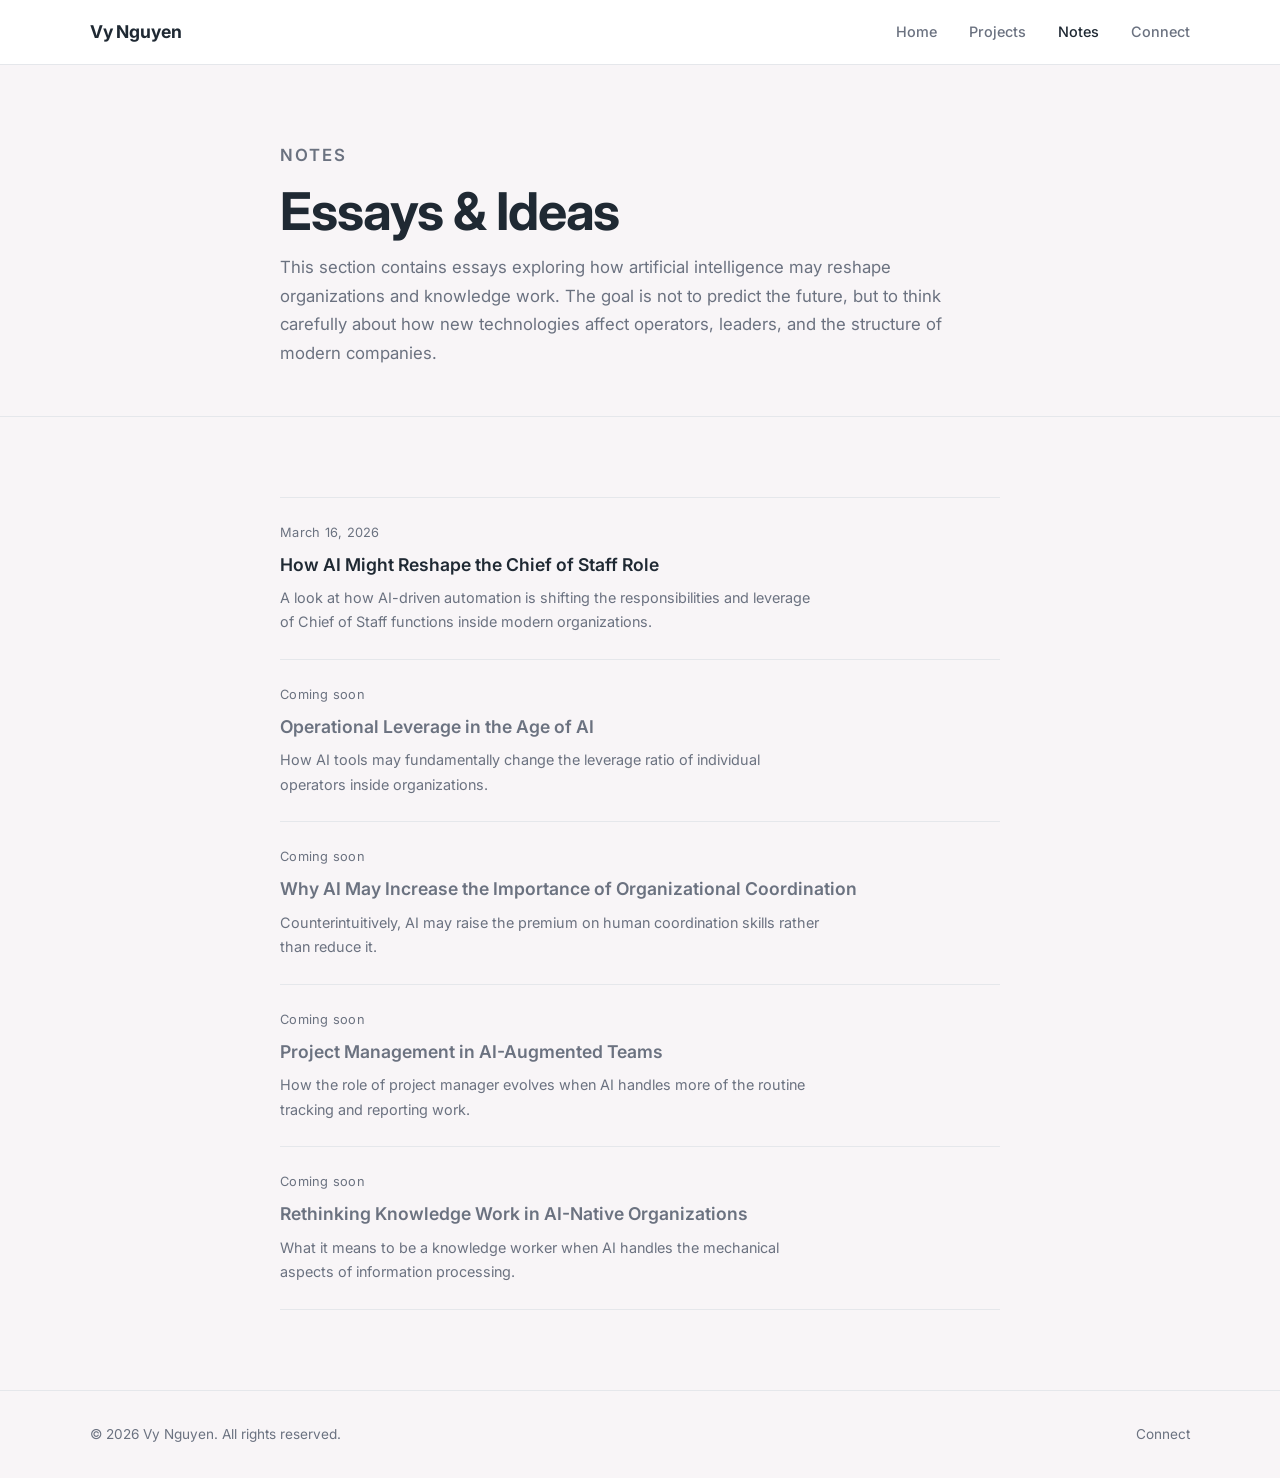
<file: writing.html>
<!DOCTYPE html>
<html lang="en">
<head>
  <meta charset="UTF-8" />
  <meta name="viewport" content="width=device-width, initial-scale=1.0" />
  <meta name="description" content="Writing - Essays on AI, organizations, and the future of knowledge work by Vy Nguyen." />
  <title>Writing | Vy Nguyen</title>
  <link rel="preconnect" href="https://fonts.googleapis.com" />
  <link rel="preconnect" href="https://fonts.gstatic.com" crossorigin />
  <link href="https://fonts.googleapis.com/css2?family=Inter:wght@400;500;600;700&display=swap" rel="stylesheet" />
  <link rel="stylesheet" href="styles/global.css" />
</head>
<body>

  <!-- Header -->
  <header class="site-header">
    <div class="container">
      <a href="index.html" class="site-logo">Vy Nguyen</a>
      <nav>
        <ul class="site-nav">
          <li><a href="index.html">Home</a></li>
          <li><a href="projects.html">Projects</a></li>
          <li><a href="writing.html" class="active">Notes</a></li>
          <li><a href="contact.html">Connect</a></li>
        </ul>
      </nav>
    </div>
  </header>

  <main>

    <!-- Page Hero -->
    <div class="page-hero">
      <div class="container container--narrow">
        <p class="page-hero__label">Notes</p>
        <h1>Essays &amp; Ideas</h1>
        <p>This section contains essays exploring how artificial intelligence may reshape organizations and knowledge work. The goal is not to predict the future, but to think carefully about how new technologies affect operators, leaders, and the structure of modern companies.</p>
      </div>
    </div>

    <!-- Writing List -->
    <div class="section">
      <div class="container container--narrow">

        <ul class="writing-list">

          <li class="writing-list__item">
            <p class="writing-list__meta">March 16, 2026</p>
            <a href="blog/how-ai-might-reshape-the-chief-of-staff-role.html" class="writing-list__title">How AI Might Reshape the Chief of Staff Role</a>
            <p class="writing-list__excerpt">A look at how AI-driven automation is shifting the responsibilities and leverage of Chief of Staff functions inside modern organizations.</p>
          </li>

          <li class="writing-list__item">
            <p class="writing-list__meta">Coming soon</p>
            <span class="writing-list__title" style="color: var(--color-muted); cursor: default;">Operational Leverage in the Age of AI</span>
            <p class="writing-list__excerpt">How AI tools may fundamentally change the leverage ratio of individual operators inside organizations.</p>
          </li>

          <li class="writing-list__item">
            <p class="writing-list__meta">Coming soon</p>
            <span class="writing-list__title" style="color: var(--color-muted); cursor: default;">Why AI May Increase the Importance of Organizational Coordination</span>
            <p class="writing-list__excerpt">Counterintuitively, AI may raise the premium on human coordination skills rather than reduce it.</p>
          </li>

          <li class="writing-list__item">
            <p class="writing-list__meta">Coming soon</p>
            <span class="writing-list__title" style="color: var(--color-muted); cursor: default;">Project Management in AI-Augmented Teams</span>
            <p class="writing-list__excerpt">How the role of project manager evolves when AI handles more of the routine tracking and reporting work.</p>
          </li>

          <li class="writing-list__item">
            <p class="writing-list__meta">Coming soon</p>
            <span class="writing-list__title" style="color: var(--color-muted); cursor: default;">Rethinking Knowledge Work in AI-Native Organizations</span>
            <p class="writing-list__excerpt">What it means to be a knowledge worker when AI handles the mechanical aspects of information processing.</p>
          </li>

        </ul>

      </div>
    </div>

  </main>

  <!-- Footer -->
  <footer class="site-footer">
    <div class="container">
      <p>&copy; <script>document.write(new Date().getFullYear())</script> Vy Nguyen. All rights reserved.</p>
      <p><a href="contact.html">Connect</a></p>
    </div>
  </footer>

</body>
</html>
</file>
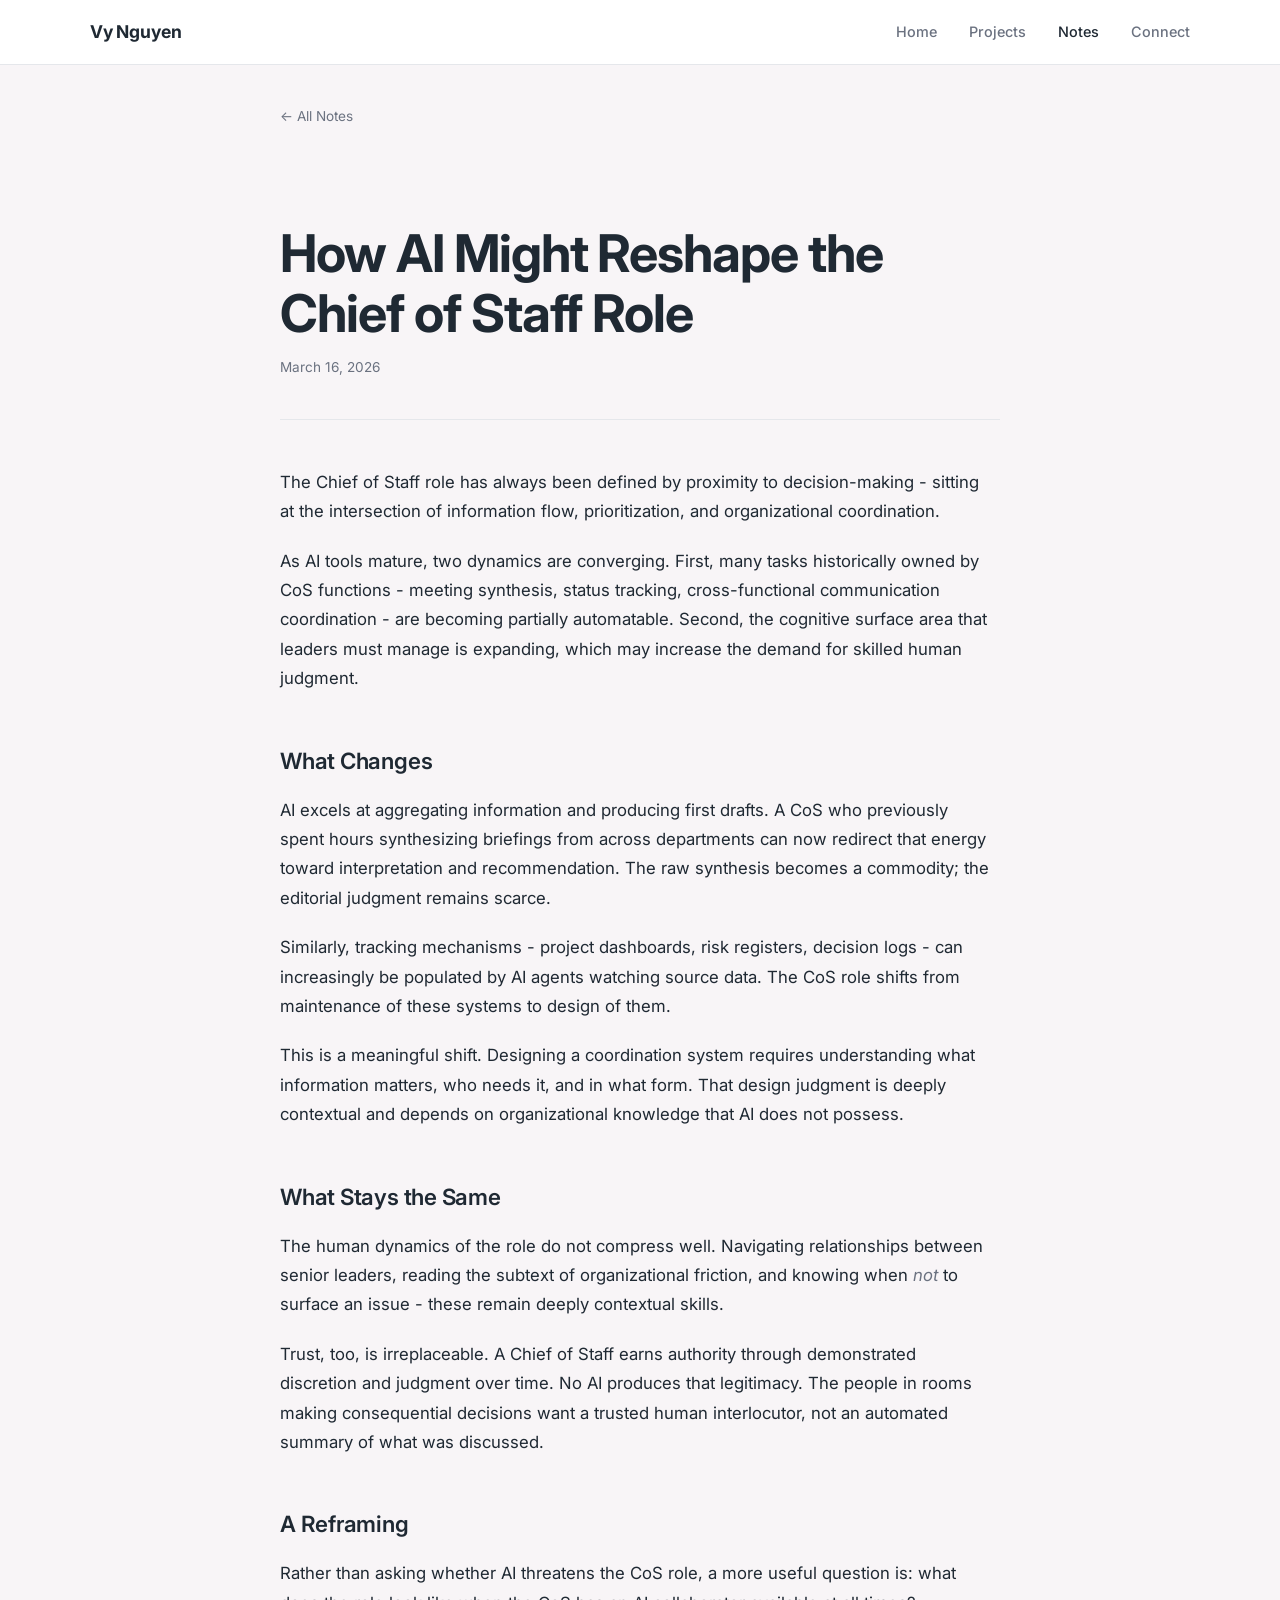
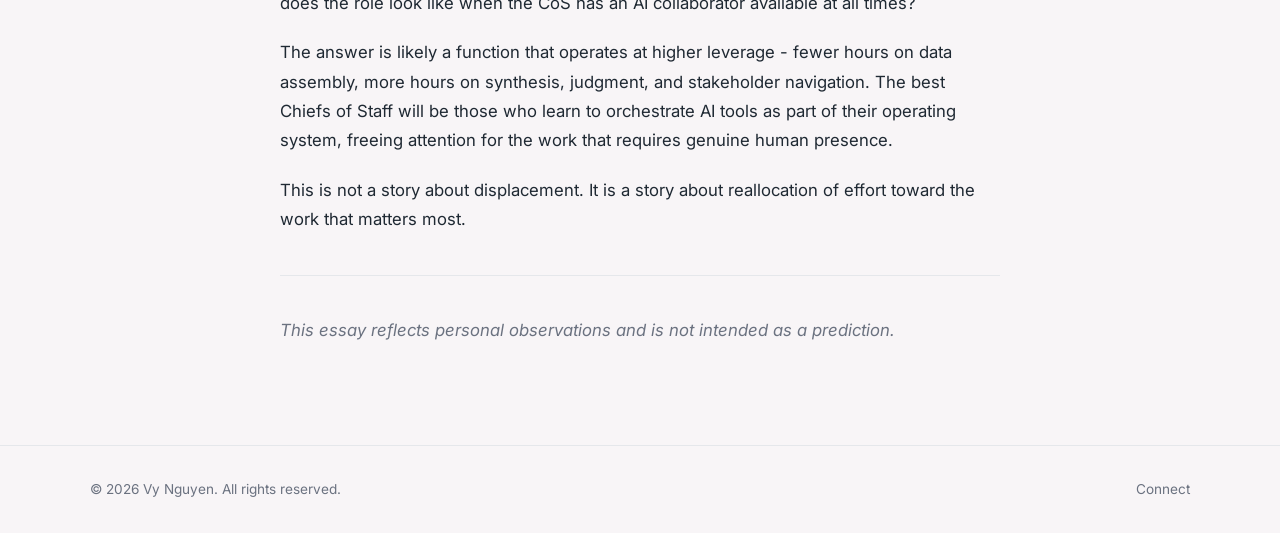
<file: blog/how-ai-might-reshape-the-chief-of-staff-role.html>
<!DOCTYPE html>
<html lang="en">
<head>
  <meta charset="UTF-8" />
  <meta name="viewport" content="width=device-width, initial-scale=1.0" />
  <meta name="description" content="A look at how AI-driven automation is shifting the responsibilities and leverage of Chief of Staff functions inside modern organizations." />
  <title>How AI Might Reshape the Chief of Staff Role | Vy Nguyen</title>
  <link rel="preconnect" href="https://fonts.googleapis.com" />
  <link rel="preconnect" href="https://fonts.gstatic.com" crossorigin />
  <link href="https://fonts.googleapis.com/css2?family=Inter:wght@400;500;600;700&display=swap" rel="stylesheet" />
  <link rel="stylesheet" href="../styles/global.css" />
</head>
<body>

  <!-- Header -->
  <header class="site-header">
    <div class="container">
      <a href="../index.html" class="site-logo">Vy Nguyen</a>
      <nav>
        <ul class="site-nav">
          <li><a href="../index.html">Home</a></li>
          <li><a href="../projects.html">Projects</a></li>
          <li><a href="../writing.html" class="active">Notes</a></li>
          <li><a href="../contact.html">Connect</a></li>
        </ul>
      </nav>
    </div>
  </header>

  <main>

    <div class="container container--narrow">

      <a href="../writing.html" class="blog-back" style="display: inline-flex; align-items: center; gap: 0.35rem; margin-top: 2.5rem;">
        ← All Notes
      </a>

      <div class="blog-header">
        <h1>How AI Might Reshape the Chief of Staff Role</h1>
        <p class="blog-header__meta">March 16, 2026</p>
      </div>

      <article class="prose">

        <p>The Chief of Staff role has always been defined by proximity to decision-making - sitting at the intersection of information flow, prioritization, and organizational coordination.</p>

        <p>As AI tools mature, two dynamics are converging. First, many tasks historically owned by CoS functions - meeting synthesis, status tracking, cross-functional communication coordination - are becoming partially automatable. Second, the cognitive surface area that leaders must manage is expanding, which may increase the demand for skilled human judgment.</p>

        <h2>What Changes</h2>

        <p>AI excels at aggregating information and producing first drafts. A CoS who previously spent hours synthesizing briefings from across departments can now redirect that energy toward interpretation and recommendation. The raw synthesis becomes a commodity; the editorial judgment remains scarce.</p>

        <p>Similarly, tracking mechanisms - project dashboards, risk registers, decision logs - can increasingly be populated by AI agents watching source data. The CoS role shifts from maintenance of these systems to design of them.</p>

        <p>This is a meaningful shift. Designing a coordination system requires understanding what information matters, who needs it, and in what form. That design judgment is deeply contextual and depends on organizational knowledge that AI does not possess.</p>

        <h2>What Stays the Same</h2>

        <p>The human dynamics of the role do not compress well. Navigating relationships between senior leaders, reading the subtext of organizational friction, and knowing when <em>not</em> to surface an issue - these remain deeply contextual skills.</p>

        <p>Trust, too, is irreplaceable. A Chief of Staff earns authority through demonstrated discretion and judgment over time. No AI produces that legitimacy. The people in rooms making consequential decisions want a trusted human interlocutor, not an automated summary of what was discussed.</p>

        <h2>A Reframing</h2>

        <p>Rather than asking whether AI threatens the CoS role, a more useful question is: what does the role look like when the CoS has an AI collaborator available at all times?</p>

        <p>The answer is likely a function that operates at higher leverage - fewer hours on data assembly, more hours on synthesis, judgment, and stakeholder navigation. The best Chiefs of Staff will be those who learn to orchestrate AI tools as part of their operating system, freeing attention for the work that requires genuine human presence.</p>

        <p>This is not a story about displacement. It is a story about reallocation of effort toward the work that matters most.</p>

        <hr />

        <p><em>This essay reflects personal observations and is not intended as a prediction.</em></p>

      </article>

    </div>

  </main>

  <!-- Footer -->
  <footer class="site-footer">
    <div class="container">
      <p>&copy; <script>document.write(new Date().getFullYear())</script> Vy Nguyen. All rights reserved.</p>
      <p><a href="../contact.html">Connect</a></p>
    </div>
  </footer>

</body>
</html>
</file>
<file: styles/global.css>
/* =========================================================
   Design Tokens
   ========================================================= */
:root {
  --color-bg:        #f8f5f7; /* soft, warm background */
  --color-text:      #1f2933; /* charcoal for readability */
  --color-muted:     #6b7280; /* cool gray for subtle text */
  --color-accent:    #d87093; /* muted rose accent */
  --color-accent-alt:#7f4a88; /* supporting plum accent (if needed later) */
  --color-surface:   #ffffff; /* clean surfaces/cards */
  --color-border:    #e5e7eb; /* soft border */
  --font-sans:       'Inter', system-ui, -apple-system, sans-serif;
  --max-width:       720px;
  --max-width-wide:  1100px;
}

/* =========================================================
   Reset + Base
   ========================================================= */
*, *::before, *::after { box-sizing: border-box; margin: 0; padding: 0; }

html {
  font-size: 16px;
  scroll-behavior: smooth;
}

body {
  font-family: var(--font-sans);
  color: var(--color-text);
  background: var(--color-bg);
  line-height: 1.7;
  -webkit-font-smoothing: antialiased;
}

img { max-width: 100%; display: block; }

/* =========================================================
   Typography
   ========================================================= */
h1 {
  font-size: clamp(2rem, 5vw, 3.25rem);
  line-height: 1.15;
  font-weight: 700;
  letter-spacing: -0.02em;
}

h2 {
  font-size: clamp(1.4rem, 3vw, 2rem);
  font-weight: 600;
  letter-spacing: -0.01em;
}

h3 {
  font-size: 1.1rem;
  font-weight: 600;
}

p {
  max-width: 65ch;
}

a {
  color: var(--color-accent);
  text-decoration: none;
}

a:hover {
  text-decoration: underline;
}

/* =========================================================
   Layout Utilities
   ========================================================= */
.container {
  width: 90%;
  max-width: var(--max-width-wide);
  margin: 0 auto;
}

.container--narrow {
  max-width: var(--max-width);
}

.section {
  padding: 5rem 0;
}

.section--alt {
  background: var(--color-surface);
}

/* =========================================================
   Header / Nav
   ========================================================= */
.site-header {
  position: sticky;
  top: 0;
  background: rgba(255, 255, 255, 0.95);
  backdrop-filter: blur(8px);
  border-bottom: 1px solid var(--color-border);
  z-index: 100;
}

.site-header .container {
  display: flex;
  align-items: center;
  justify-content: space-between;
  height: 64px;
}

.site-logo {
  font-weight: 700;
  font-size: 1.1rem;
  color: var(--color-text);
  text-decoration: none;
  letter-spacing: -0.01em;
}

.site-logo:hover { text-decoration: none; }

.site-nav {
  display: flex;
  gap: 2rem;
  list-style: none;
}

.site-nav a {
  color: var(--color-muted);
  font-size: 0.9rem;
  font-weight: 500;
  text-decoration: none;
  transition: color 0.15s;
}

.site-nav a:hover,
.site-nav a.active {
  color: var(--color-text);
  text-decoration: none;
}

/* =========================================================
   Footer
   ========================================================= */
.site-footer {
  border-top: 1px solid var(--color-border);
  padding: 2rem 0;
}

.site-footer .container {
  display: flex;
  align-items: center;
  justify-content: space-between;
  flex-wrap: wrap;
  gap: 0.5rem;
}

.site-footer p {
  font-size: 0.85rem;
  color: var(--color-muted);
  max-width: none;
}

.site-footer a {
  color: var(--color-muted);
}

.site-footer a:hover {
  color: var(--color-accent);
}

/* =========================================================
   Hero
   ========================================================= */
.hero {
  padding: 7rem 0 6rem;
}

.hero__eyebrow {
  font-size: 0.8rem;
  font-weight: 500;
  letter-spacing: 0.1em;
  text-transform: uppercase;
  color: var(--color-accent);
  margin-bottom: 1.25rem;
}

.hero__name {
  margin-bottom: 1rem;
}

.hero__headline {
  font-size: clamp(1rem, 2vw, 1.2rem);
  font-weight: 400;
  color: var(--color-muted);
  margin-bottom: 2rem;
  max-width: none;
  white-space: nowrap;
}

.hero__statement {
  margin-bottom: 2.5rem;
}

.hero__statement p {
  font-size: 1.05rem;
  color: var(--color-text);
  margin-bottom: 1rem;
}

.hero__actions {
  display: flex;
  flex-wrap: wrap;
  gap: 0.75rem;
  align-items: center;
}

/* =========================================================
   Buttons
   ========================================================= */
.btn {
  display: inline-block;
  padding: 0.65rem 1.5rem;
  border-radius: 4px;
  font-size: 0.9rem;
  font-weight: 500;
  text-decoration: none;
  transition: background 0.15s, color 0.15s, border-color 0.15s;
  cursor: pointer;
}

.btn:hover { text-decoration: none; }

.btn--primary {
  background: var(--color-accent);
  color: #fff;
  border: 1.5px solid var(--color-accent);
}

.btn--primary:hover {
  background: #cc6788;
  border-color: #cc6788;
}

.btn--outline {
  background: transparent;
  color: var(--color-accent);
  border: 1.5px solid var(--color-accent);
}

.btn--outline:hover {
  background: var(--color-accent);
  color: #fff;
}

.btn--ghost {
  background: transparent;
  color: var(--color-muted);
  border: 1.5px solid var(--color-border);
}

.btn--ghost:hover {
  color: var(--color-text);
  border-color: var(--color-text);
}

/* Shared style for homepage CTA buttons */
.btn--cta {
  width: 190px;
  height: 44px;
  display: inline-flex;
  align-items: center;
  justify-content: center;
  padding: 0 1rem; /* override default vertical padding */
  box-sizing: border-box;
}

/* =========================================================
   About Section
   ========================================================= */
.about__content {
  display: grid;
  gap: 1.25rem;
}

.about__content p {
  font-size: 1.05rem;
  color: var(--color-text);
}

/* =========================================================
   Expertise / Cards
   ========================================================= */
.section__label {
  font-size: 0.75rem;
  font-weight: 600;
  letter-spacing: 0.12em;
  text-transform: uppercase;
  color: var(--color-accent);
  margin-bottom: 0.75rem;
}

.section__heading {
  margin-bottom: 3rem;
}

.cards-grid {
  display: grid;
  grid-template-columns: repeat(auto-fit, minmax(220px, 1fr));
  gap: 1.25rem;
}

.card {
  background: var(--color-bg);
  border: 1px solid var(--color-border);
  border-radius: 6px;
  padding: 1.75rem;
  transition: border-color 0.15s;
}

.card:hover {
  border-color: var(--color-accent);
}

.card__title {
  margin-bottom: 0.5rem;
}

.card__body {
  font-size: 0.9rem;
  color: var(--color-muted);
  line-height: 1.6;
  max-width: none;
}

/* =========================================================
   Projects Page
   ========================================================= */
.page-hero {
  padding: 4rem 0 3rem;
  border-bottom: 1px solid var(--color-border);
}

.page-hero__label {
  font-size: 0.75rem;
  font-weight: 600;
  letter-spacing: 0.12em;
  text-transform: uppercase;
  color: var(--color-accent);
  margin-bottom: 0.75rem;
}

.page-hero p {
  font-size: 1.05rem;
  color: var(--color-muted);
  margin-top: 0.75rem;
}

.project {
  padding: 3rem 0;
  border-bottom: 1px solid var(--color-border);
}

.project:last-child {
  border-bottom: none;
}

.project__title {
  margin-bottom: 1.5rem;
}

.project__sections {
  display: grid;
  gap: 1.25rem;
}

.project__item {}

.project__label {
  font-size: 0.72rem;
  font-weight: 600;
  letter-spacing: 0.1em;
  text-transform: uppercase;
  color: var(--color-accent);
  margin-bottom: 0.3rem;
}

.project__text {
  font-size: 0.95rem;
  color: var(--color-text);
  max-width: 65ch;
}

.project__link {
  margin-top: 1.5rem;
}

/* =========================================================
   Projects Page (Interactive Selector)
   ========================================================= */
.projects-intro {
  margin: 0 auto 2.25rem;
  max-width: 78ch;
}

.projects-intro p {
  margin-bottom: 1rem;
  color: var(--color-muted);
  font-size: 1.05rem;
  line-height: 1.75;
}

.projects-layout {
  display: flex;
  gap: 2rem;
  align-items: stretch;
  flex-direction: column;
}

.projects-list {
  flex: 0 0 auto;
  width: 100%;
  display: grid;
  grid-template-columns: repeat(auto-fit, minmax(220px, 1fr));
  gap: 0.9rem;
}

.projects-list__item {
  appearance: none;
  width: 100%;
  text-align: left;
  background: var(--color-surface);
  border: 1px solid var(--color-border);
  border-radius: 12px;
  padding: 0.95rem 1.05rem;
  cursor: pointer;
  color: var(--color-muted);
  font-size: 0.95rem;
  font-weight: 600;
  line-height: 1.2;
  transition: border-color 0.15s, color 0.15s, background 0.15s;
  overflow-wrap: anywhere;
}

.projects-list__item:hover {
  border-color: var(--color-accent);
  color: var(--color-text);
  background: rgba(216, 112, 147, 0.05);
}

.projects-list__item.is-active {
  border-color: var(--color-accent);
  background: rgba(216, 112, 147, 0.11);
  color: var(--color-accent);
}

.projects-list__item:focus-visible {
  outline: 2px solid var(--color-accent);
  outline-offset: 2px;
}

.projects-detail {
  flex: 1;
  background: var(--color-surface);
  border: 1px solid var(--color-border);
  border-radius: 10px;
  padding: 1.75rem 1.75rem;
  min-height: 240px;
}

.projects-detail__title {
  font-size: 1.4rem;
  font-weight: 700;
  margin-bottom: 1.25rem;
  letter-spacing: -0.01em;
}

.projects-detail__section-heading {
  font-size: 0.95rem;
  font-weight: 800;
  letter-spacing: 0.02em;
  margin-top: 1.25rem;
  margin-bottom: 0.6rem;
  color: var(--color-text);
}

.projects-detail__paragraph {
  margin-bottom: 1rem;
  color: var(--color-text);
  line-height: 1.75;
  font-size: 1.02rem;
}

.projects-detail.is-fading {
  opacity: 0;
  transform: translateY(2px);
  transition: opacity 0.14s ease, transform 0.14s ease;
}

.projects-detail:not(.is-fading) {
  transition: opacity 0.14s ease, transform 0.14s ease;
}

@media (max-width: 768px) {
  .projects-layout {
    flex-direction: column;
    gap: 1.25rem;
  }

  .projects-list {
    grid-template-columns: 1fr;
  }
}

/* =========================================================
   Writing Page
   ========================================================= */
.writing-intro {
  font-size: 1.05rem;
  color: var(--color-muted);
  margin-top: 0.75rem;
  margin-bottom: 3rem;
}

.writing-list {
  list-style: none;
}

.writing-list__item {
  border-bottom: 1px solid var(--color-border);
  padding: 1.5rem 0;
}

.writing-list__item:first-child {
  border-top: 1px solid var(--color-border);
}

.writing-list__meta {
  font-size: 0.8rem;
  color: var(--color-muted);
  margin-bottom: 0.4rem;
  letter-spacing: 0.02em;
}

.writing-list__title {
  font-size: 1.1rem;
  font-weight: 600;
  color: var(--color-text);
  text-decoration: none;
  transition: color 0.15s;
}

.writing-list__title:hover {
  color: var(--color-accent);
  text-decoration: none;
}

.writing-list__excerpt {
  font-size: 0.9rem;
  color: var(--color-muted);
  margin-top: 0.4rem;
  max-width: 60ch;
}

/* =========================================================
   Contact Page
   ========================================================= */
.contact-intro {
  font-size: 1.05rem;
  color: var(--color-text);
  margin-bottom: 3rem;
  max-width: 55ch;
}

.contact-links {
  display: flex;
  flex-direction: column;
  gap: 1rem;
  margin-bottom: 3rem;
}

.contact-link {
  display: inline-flex;
  align-items: center;
  gap: 0.6rem;
  font-size: 1rem;
  font-weight: 500;
  color: var(--color-text);
  text-decoration: none;
  padding: 1rem 1.25rem;
  border: 1px solid var(--color-border);
  border-radius: 6px;
  max-width: 320px;
  transition: border-color 0.15s, color 0.15s;
}

.contact-link:hover {
  border-color: var(--color-accent);
  color: var(--color-accent);
  text-decoration: none;
}

.contact-link__icon {
  width: 20px;
  height: 20px;
  flex-shrink: 0;
  color: var(--color-muted);
}

.contact-note {
  font-size: 0.9rem;
  color: var(--color-muted);
  max-width: 55ch;
}

/* =========================================================
   Blog / Prose
   ========================================================= */
.blog-header {
  padding: 4rem 0 2.5rem;
  border-bottom: 1px solid var(--color-border);
  margin-bottom: 3rem;
}

.blog-header__meta {
  font-size: 0.85rem;
  color: var(--color-muted);
  margin-top: 0.75rem;
}

.prose {
  padding-bottom: 5rem;
}

.prose h2 {
  font-size: 1.4rem;
  margin-top: 3rem;
  margin-bottom: 1rem;
}

.prose h3 {
  font-size: 1.1rem;
  margin-top: 2rem;
  margin-bottom: 0.75rem;
}

.prose p {
  margin-bottom: 1.25rem;
  font-size: 1.05rem;
  line-height: 1.75;
}

.prose blockquote {
  border-left: 3px solid var(--color-accent);
  padding: 0.25rem 1.25rem;
  color: var(--color-muted);
  font-style: italic;
  margin: 1.5rem 0;
}

.prose hr {
  border: none;
  border-top: 1px solid var(--color-border);
  margin: 2.5rem 0;
}

.prose em {
  color: var(--color-muted);
}

.blog-back {
  display: inline-flex;
  align-items: center;
  gap: 0.35rem;
  font-size: 0.85rem;
  color: var(--color-muted);
  text-decoration: none;
  margin-bottom: 2rem;
}

.blog-back:hover {
  color: var(--color-accent);
  text-decoration: none;
}

/* =========================================================
   Mobile Responsive
   ========================================================= */
@media (max-width: 640px) {
  .hero {
    padding: 4rem 0 3.5rem;
  }

  .cards-grid {
    grid-template-columns: 1fr;
  }

  .site-nav {
    gap: 1.25rem;
  }

  .hero__actions {
    flex-direction: column;
    align-items: flex-start;
  }

  .btn--cta {
    width: 100%;
    max-width: 340px;
  }

  .contact-link {
    max-width: 100%;
  }
}

@media (max-width: 400px) {
  .site-nav {
    gap: 0.75rem;
  }

  .site-nav a {
    font-size: 0.82rem;
  }
}
</file>
